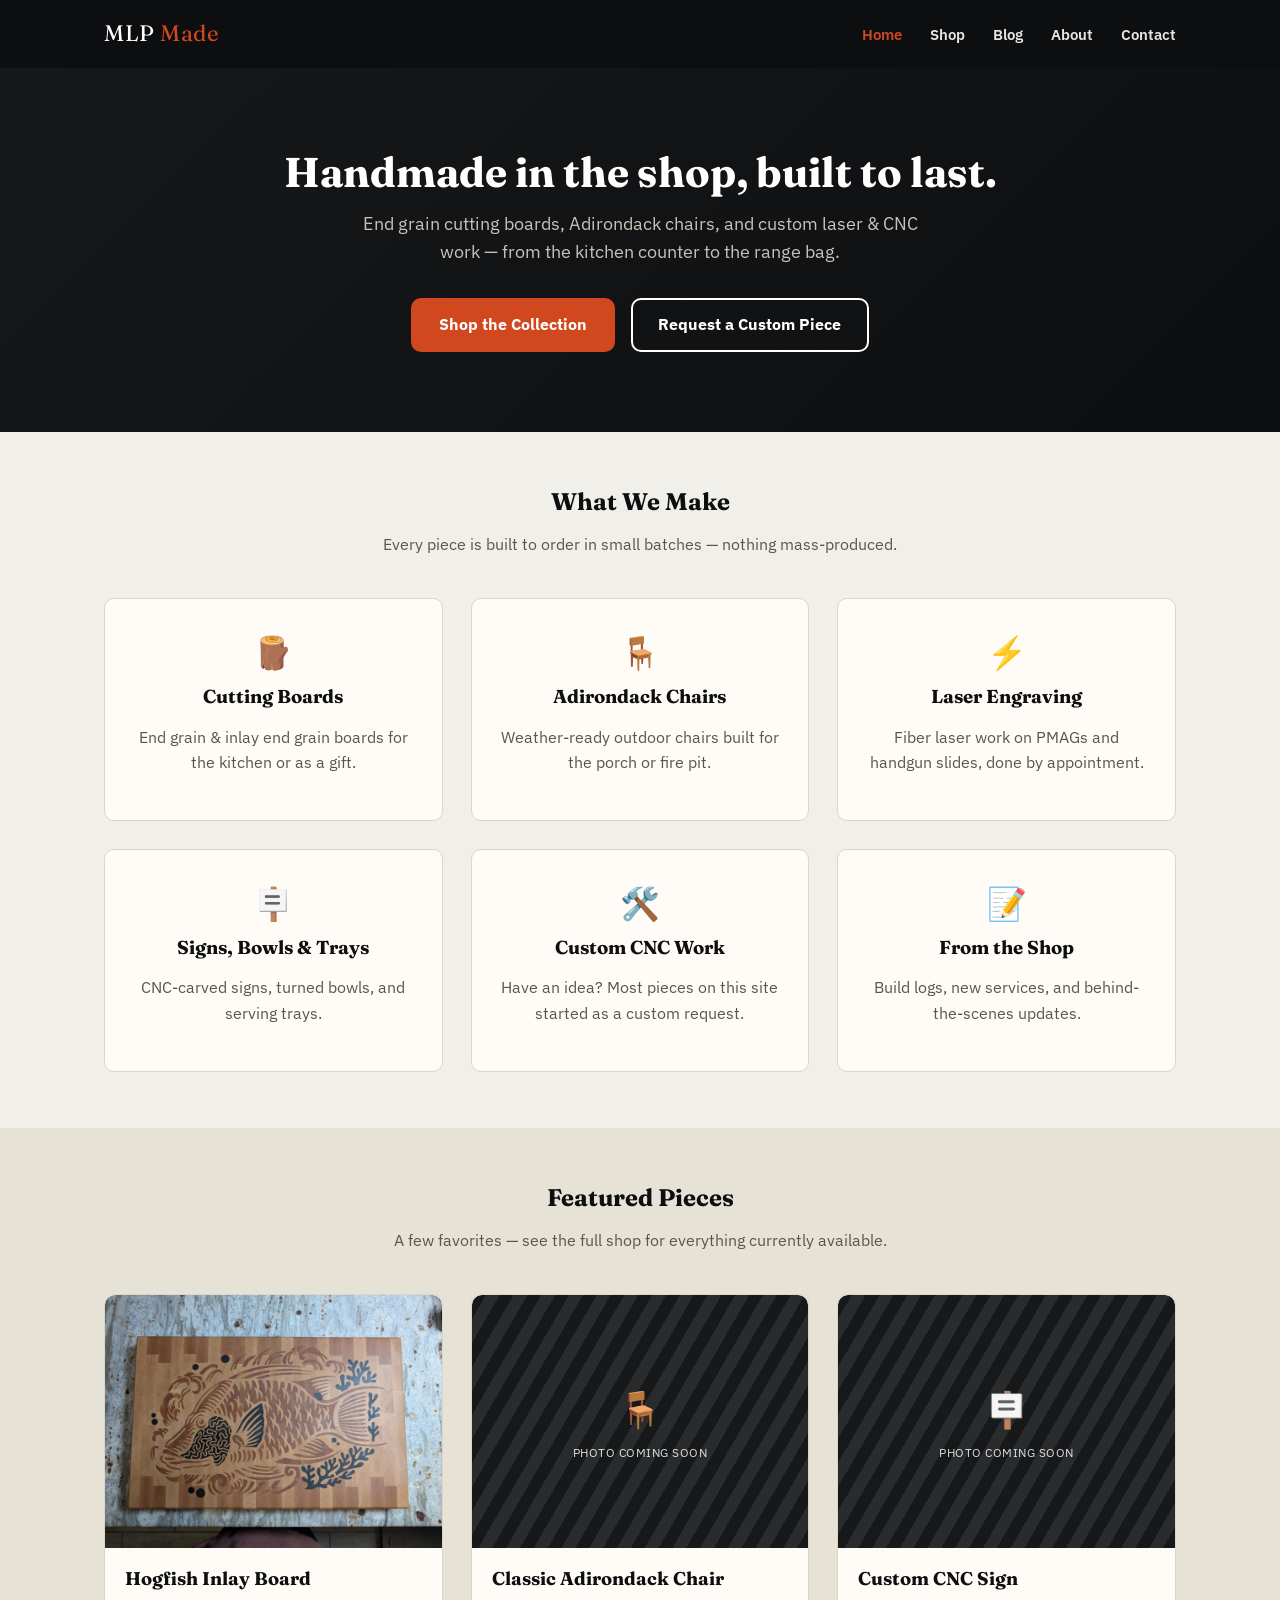
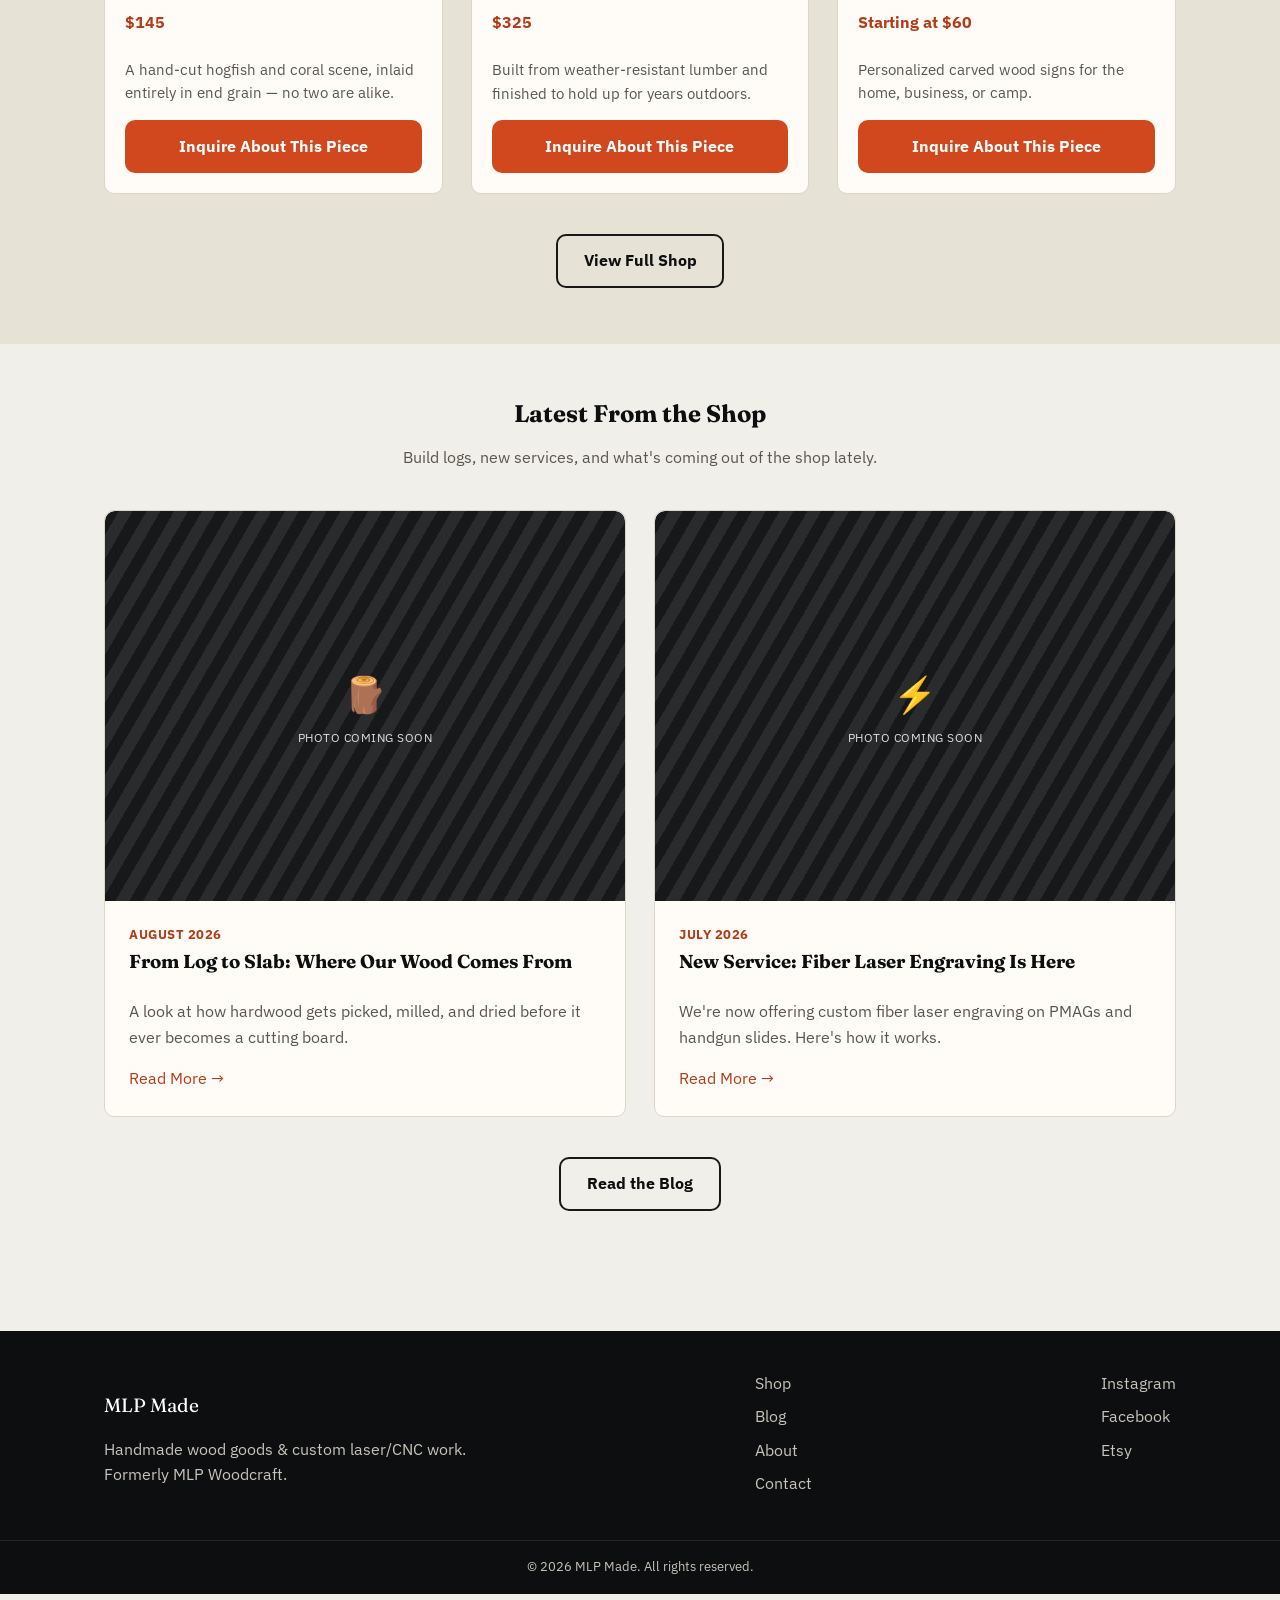
<file: index.html>
<!DOCTYPE html>
<html lang="en">
<head>
  <meta charset="UTF-8">
  <meta name="viewport" content="width=device-width, initial-scale=1.0">
  <title>MLP Made — Handmade Wood, Laser &amp; CNC Goods</title>
  <meta name="description" content="MLP Made makes end grain cutting boards, Adirondack chairs, custom laser engraving, and CNC signs, bowls &amp; trays — built to order.">
  <link rel="preconnect" href="https://fonts.googleapis.com">
  <link href="https://fonts.googleapis.com/css2?family=Fraunces:opsz,wght@9..144,600;9..144,700&family=IBM+Plex+Sans:wght@400;500;600;700&display=swap" rel="stylesheet">
  <link rel="stylesheet" href="css/style.css">
</head>
<body>

  <header class="site-header">
    <div class="container header-inner">
      <a href="index.html" class="logo">MLP <span>Made</span></a>
      <nav class="site-nav" id="site-nav">
        <a href="index.html" class="active">Home</a>
        <a href="shop.html">Shop</a>
        <a href="blog.html">Blog</a>
        <a href="about.html">About</a>
        <a href="contact.html">Contact</a>
      </nav>
      <button class="nav-toggle" id="nav-toggle" aria-label="Toggle menu" aria-expanded="false">
        <span></span><span></span><span></span>
      </button>
    </div>
  </header>

  <section class="hero">
    <div class="container">
      <h1>Handmade in the shop, built to last.</h1>
      <p>End grain cutting boards, Adirondack chairs, and custom laser &amp; CNC work — from the kitchen counter to the range bag.</p>
      <div class="btn-row">
        <a href="shop.html" class="btn btn-primary">Shop the Collection</a>
        <a href="contact.html" class="btn btn-secondary" style="background:transparent;border-color:#fff;color:#fff;">Request a Custom Piece</a>
      </div>
    </div>
  </section>

  <section>
    <div class="container">
      <div class="section-heading">
        <h2>What We Make</h2>
        <p>Every piece is built to order in small batches — nothing mass-produced.</p>
      </div>
      <div class="grid-3">
        <a href="shop.html#cutting-boards" class="feature-card">
          <div class="icon">🪵</div>
          <h3>Cutting Boards</h3>
          <p>End grain &amp; inlay end grain boards for the kitchen or as a gift.</p>
        </a>
        <a href="shop.html#adirondack-chairs" class="feature-card">
          <div class="icon">🪑</div>
          <h3>Adirondack Chairs</h3>
          <p>Weather-ready outdoor chairs built for the porch or fire pit.</p>
        </a>
        <a href="shop.html#laser-engraving" class="feature-card">
          <div class="icon">⚡</div>
          <h3>Laser Engraving</h3>
          <p>Fiber laser work on PMAGs and handgun slides, done by appointment.</p>
        </a>
        <a href="shop.html#signs-bowls-trays" class="feature-card">
          <div class="icon">🪧</div>
          <h3>Signs, Bowls &amp; Trays</h3>
          <p>CNC-carved signs, turned bowls, and serving trays.</p>
        </a>
        <a href="about.html" class="feature-card">
          <div class="icon">🛠️</div>
          <h3>Custom CNC Work</h3>
          <p>Have an idea? Most pieces on this site started as a custom request.</p>
        </a>
        <a href="blog.html" class="feature-card">
          <div class="icon">📝</div>
          <h3>From the Shop</h3>
          <p>Build logs, new services, and behind-the-scenes updates.</p>
        </a>
      </div>
    </div>
  </section>

  <section style="background:var(--color-bg-alt);">
    <div class="container">
      <div class="section-heading">
        <h2>Featured Pieces</h2>
        <p>A few favorites — see the full shop for everything currently available.</p>
      </div>
      <div class="product-grid">
        <div class="product-card">
          <img src="images/hogfish-inlay-board.jpg" alt="End grain cutting board with a hogfish and coral scene inlaid in dark and light wood" class="thumb" style="aspect-ratio:4/3;object-fit:cover;border-radius:var(--radius) var(--radius) 0 0;">
          <div class="product-body">
            <h3>Hogfish Inlay Board</h3>
            <p class="product-price">$145</p>
            <p class="desc">A hand-cut hogfish and coral scene, inlaid entirely in end grain — no two are alike.</p>
            <a href="contact.html?item=Hogfish%20Inlay%20Board" class="btn btn-primary btn-block">Inquire About This Piece</a>
          </div>
        </div>
        <div class="product-card">
          <div class="thumb"><span class="icon">🪑</span><span class="thumb-label">Photo coming soon</span></div>
          <div class="product-body">
            <h3>Classic Adirondack Chair</h3>
            <p class="product-price">$325</p>
            <p class="desc">Built from weather-resistant lumber and finished to hold up for years outdoors.</p>
            <a href="contact.html?item=Classic%20Adirondack%20Chair" class="btn btn-primary btn-block">Inquire About This Piece</a>
          </div>
        </div>
        <div class="product-card">
          <div class="thumb"><span class="icon">🪧</span><span class="thumb-label">Photo coming soon</span></div>
          <div class="product-body">
            <h3>Custom CNC Sign</h3>
            <p class="product-price">Starting at $60</p>
            <p class="desc">Personalized carved wood signs for the home, business, or camp.</p>
            <a href="contact.html?item=Custom%20CNC%20Sign" class="btn btn-primary btn-block">Inquire About This Piece</a>
          </div>
        </div>
      </div>
      <div style="text-align:center;margin-top:2.5rem;">
        <a href="shop.html" class="btn btn-secondary">View Full Shop</a>
      </div>
    </div>
  </section>

  <section>
    <div class="container">
      <div class="section-heading">
        <h2>Latest From the Shop</h2>
        <p>Build logs, new services, and what's coming out of the shop lately.</p>
      </div>
      <div class="post-grid">
        <article class="post-card">
          <div class="thumb"><span class="icon">🪵</span><span class="thumb-label">Photo coming soon</span></div>
          <div class="post-body">
            <span class="post-date">August 2026</span>
            <h3>From Log to Slab: Where Our Wood Comes From</h3>
            <p class="excerpt">A look at how hardwood gets picked, milled, and dried before it ever becomes a cutting board.</p>
            <a href="posts/from-log-to-slab.html">Read More →</a>
          </div>
        </article>
        <article class="post-card">
          <div class="thumb"><span class="icon">⚡</span><span class="thumb-label">Photo coming soon</span></div>
          <div class="post-body">
            <span class="post-date">July 2026</span>
            <h3>New Service: Fiber Laser Engraving Is Here</h3>
            <p class="excerpt">We're now offering custom fiber laser engraving on PMAGs and handgun slides. Here's how it works.</p>
            <a href="posts/laser-engraving-launch.html">Read More →</a>
          </div>
        </article>
      </div>
      <div style="text-align:center;margin-top:2.5rem;">
        <a href="blog.html" class="btn btn-secondary">Read the Blog</a>
      </div>
    </div>
  </section>

  <footer class="site-footer">
    <div class="container footer-inner">
      <div>
        <p class="footer-brand">MLP Made</p>
        <p>Handmade wood goods &amp; custom laser/CNC work.<br>Formerly MLP Woodcraft.</p>
      </div>
      <div class="footer-links">
        <a href="shop.html">Shop</a>
        <a href="blog.html">Blog</a>
        <a href="about.html">About</a>
        <a href="contact.html">Contact</a>
      </div>
      <div class="footer-social">
        <a href="#">Instagram</a>
        <a href="#">Facebook</a>
        <a href="#">Etsy</a>
      </div>
    </div>
    <p class="footer-copy">&copy; 2026 MLP Made. All rights reserved.</p>
  </footer>

  <script src="js/main.js"></script>
</body>
</html>
</file>
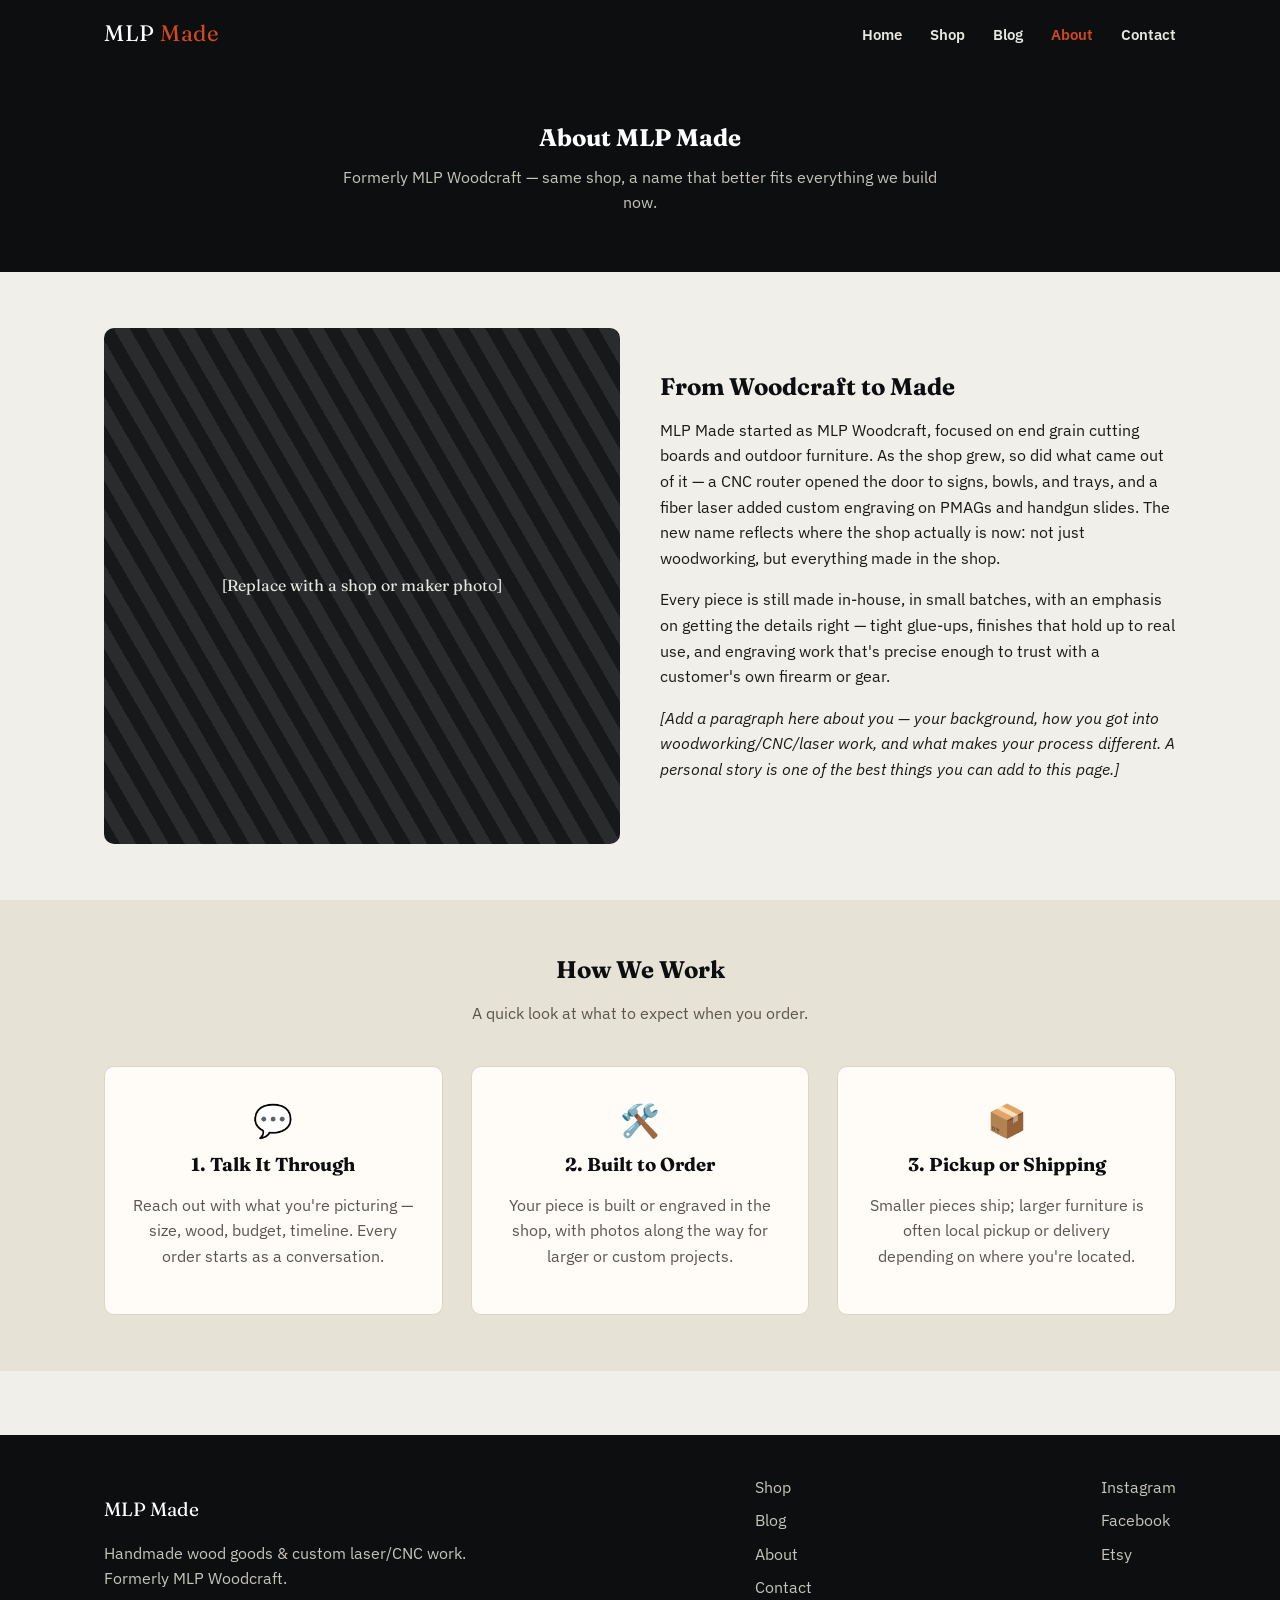
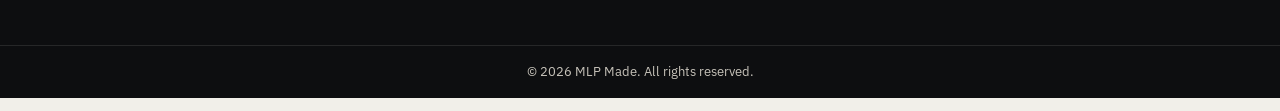
<file: about.html>
<!DOCTYPE html>
<html lang="en">
<head>
  <meta charset="UTF-8">
  <meta name="viewport" content="width=device-width, initial-scale=1.0">
  <title>About — MLP Made</title>
  <meta name="description" content="The story behind MLP Made, formerly MLP Woodcraft — handmade wood goods, laser engraving, and CNC work.">
  <link rel="preconnect" href="https://fonts.googleapis.com">
  <link href="https://fonts.googleapis.com/css2?family=Fraunces:opsz,wght@9..144,600;9..144,700&family=IBM+Plex+Sans:wght@400;500;600;700&display=swap" rel="stylesheet">
  <link rel="stylesheet" href="css/style.css">
</head>
<body>

  <header class="site-header">
    <div class="container header-inner">
      <a href="index.html" class="logo">MLP <span>Made</span></a>
      <nav class="site-nav" id="site-nav">
        <a href="index.html">Home</a>
        <a href="shop.html">Shop</a>
        <a href="blog.html">Blog</a>
        <a href="about.html" class="active">About</a>
        <a href="contact.html">Contact</a>
      </nav>
      <button class="nav-toggle" id="nav-toggle" aria-label="Toggle menu" aria-expanded="false">
        <span></span><span></span><span></span>
      </button>
    </div>
  </header>

  <section class="page-hero">
    <div class="container">
      <h1>About MLP Made</h1>
      <p>Formerly MLP Woodcraft — same shop, a name that better fits everything we build now.</p>
    </div>
  </section>

  <section>
    <div class="container about-grid">
      <div class="about-photo">[Replace with a shop or maker photo]</div>
      <div>
        <h2>From Woodcraft to Made</h2>
        <p>MLP Made started as MLP Woodcraft, focused on end grain cutting boards and outdoor furniture. As the shop grew, so did what came out of it — a CNC router opened the door to signs, bowls, and trays, and a fiber laser added custom engraving on PMAGs and handgun slides. The new name reflects where the shop actually is now: not just woodworking, but everything made in the shop.</p>
        <p>Every piece is still made in-house, in small batches, with an emphasis on getting the details right — tight glue-ups, finishes that hold up to real use, and engraving work that's precise enough to trust with a customer's own firearm or gear.</p>
        <p><em>[Add a paragraph here about you — your background, how you got into woodworking/CNC/laser work, and what makes your process different. A personal story is one of the best things you can add to this page.]</em></p>
      </div>
    </div>
  </section>

  <section style="background:var(--color-bg-alt);">
    <div class="container">
      <div class="section-heading">
        <h2>How We Work</h2>
        <p>A quick look at what to expect when you order.</p>
      </div>
      <div class="grid-3">
        <div class="feature-card">
          <div class="icon">💬</div>
          <h3>1. Talk It Through</h3>
          <p>Reach out with what you're picturing — size, wood, budget, timeline. Every order starts as a conversation.</p>
        </div>
        <div class="feature-card">
          <div class="icon">🛠️</div>
          <h3>2. Built to Order</h3>
          <p>Your piece is built or engraved in the shop, with photos along the way for larger or custom projects.</p>
        </div>
        <div class="feature-card">
          <div class="icon">📦</div>
          <h3>3. Pickup or Shipping</h3>
          <p>Smaller pieces ship; larger furniture is often local pickup or delivery depending on where you're located.</p>
        </div>
      </div>
    </div>
  </section>

  <footer class="site-footer">
    <div class="container footer-inner">
      <div>
        <p class="footer-brand">MLP Made</p>
        <p>Handmade wood goods &amp; custom laser/CNC work.<br>Formerly MLP Woodcraft.</p>
      </div>
      <div class="footer-links">
        <a href="shop.html">Shop</a>
        <a href="blog.html">Blog</a>
        <a href="about.html">About</a>
        <a href="contact.html">Contact</a>
      </div>
      <div class="footer-social">
        <a href="#">Instagram</a>
        <a href="#">Facebook</a>
        <a href="#">Etsy</a>
      </div>
    </div>
    <p class="footer-copy">&copy; 2026 MLP Made. All rights reserved.</p>
  </footer>

  <script src="js/main.js"></script>
</body>
</html>
</file>
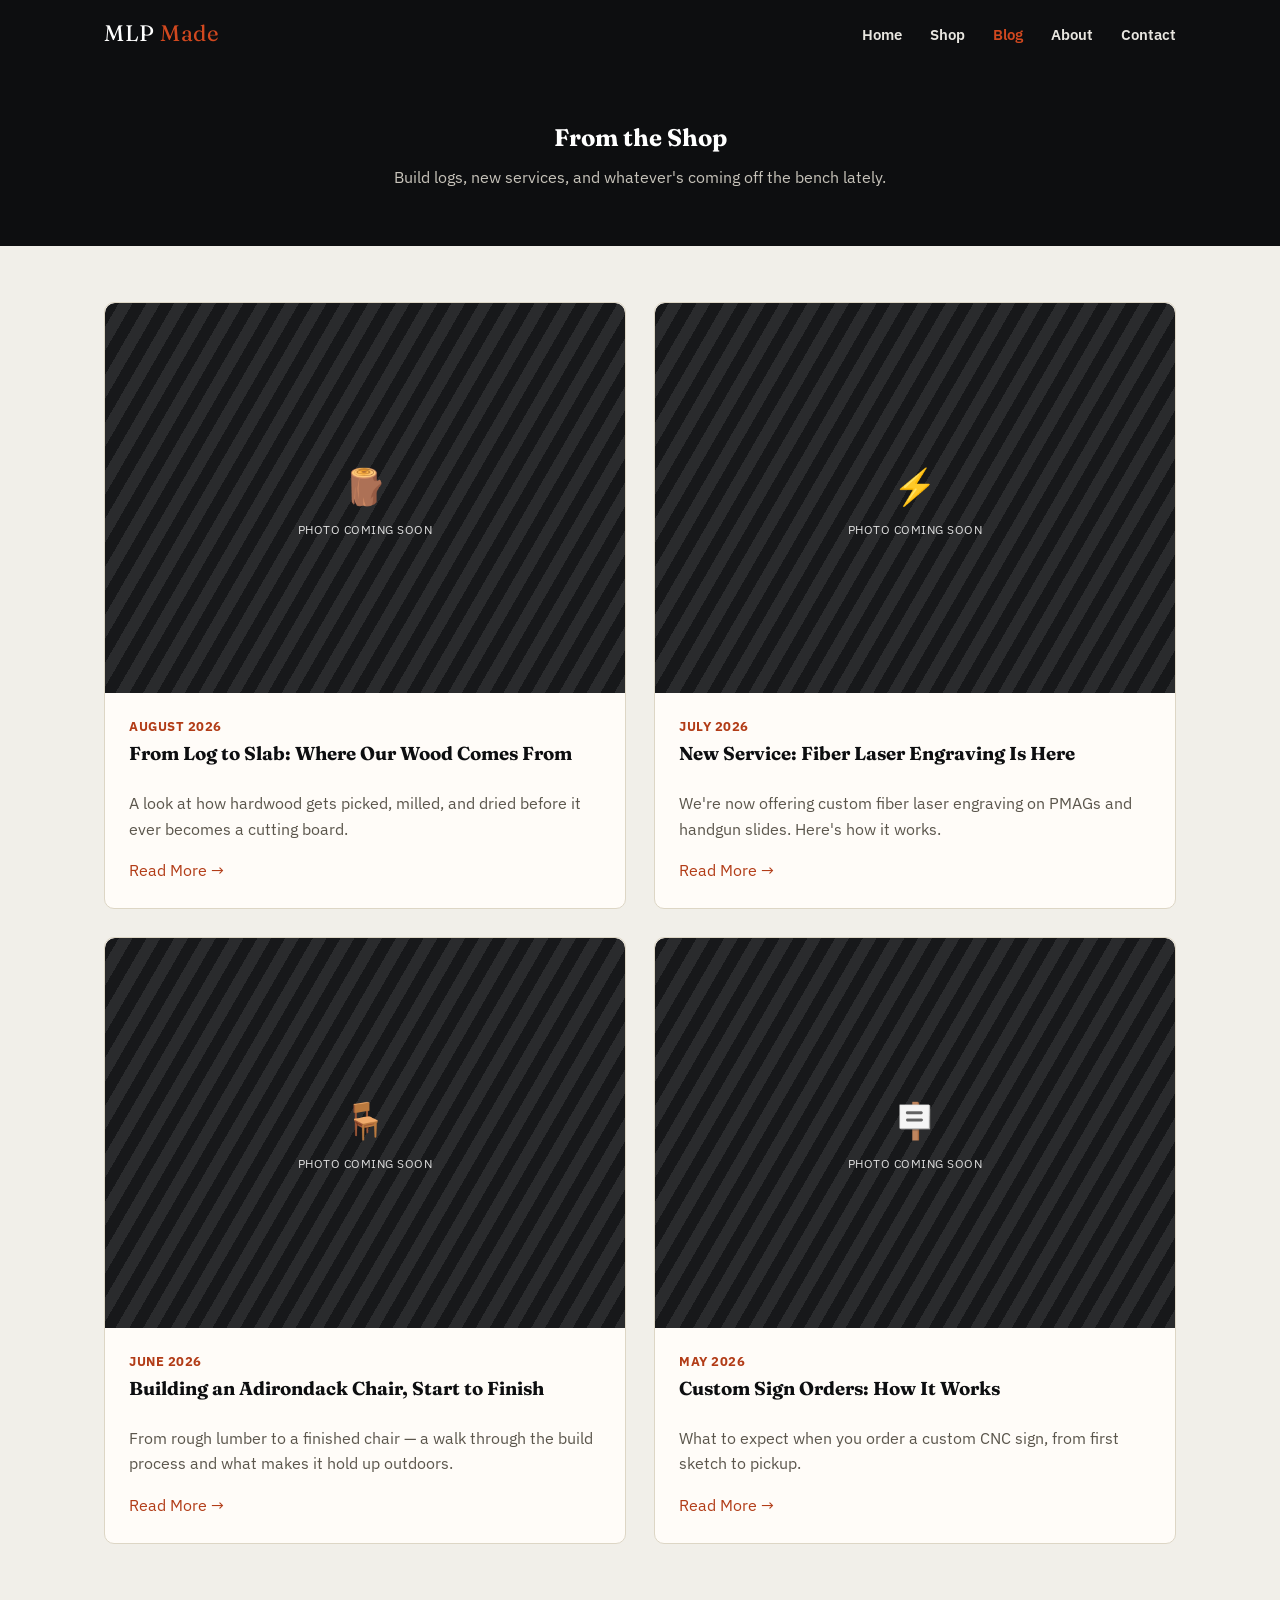
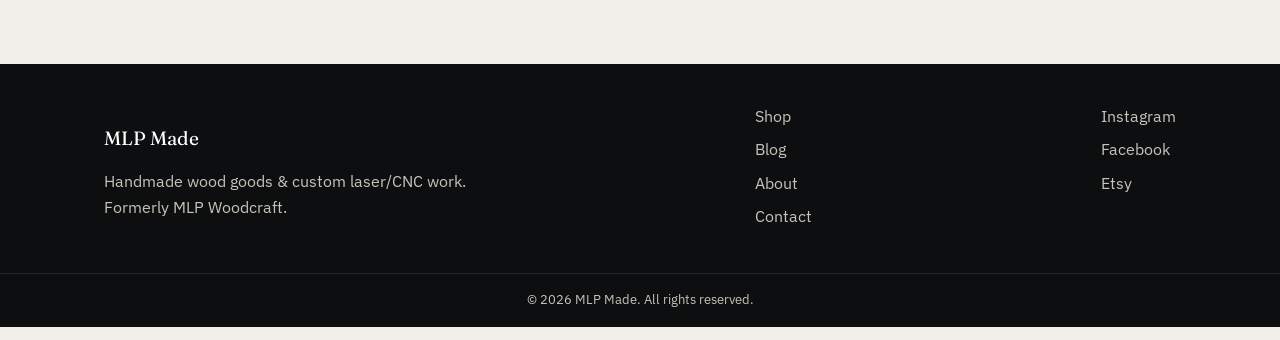
<file: blog.html>
<!DOCTYPE html>
<html lang="en">
<head>
  <meta charset="UTF-8">
  <meta name="viewport" content="width=device-width, initial-scale=1.0">
  <title>Blog — MLP Made</title>
  <meta name="description" content="Build logs, new services, and behind-the-scenes updates from the MLP Made shop.">
  <link rel="preconnect" href="https://fonts.googleapis.com">
  <link href="https://fonts.googleapis.com/css2?family=Fraunces:opsz,wght@9..144,600;9..144,700&family=IBM+Plex+Sans:wght@400;500;600;700&display=swap" rel="stylesheet">
  <link rel="stylesheet" href="css/style.css">
</head>
<body>

  <header class="site-header">
    <div class="container header-inner">
      <a href="index.html" class="logo">MLP <span>Made</span></a>
      <nav class="site-nav" id="site-nav">
        <a href="index.html">Home</a>
        <a href="shop.html">Shop</a>
        <a href="blog.html" class="active">Blog</a>
        <a href="about.html">About</a>
        <a href="contact.html">Contact</a>
      </nav>
      <button class="nav-toggle" id="nav-toggle" aria-label="Toggle menu" aria-expanded="false">
        <span></span><span></span><span></span>
      </button>
    </div>
  </header>

  <section class="page-hero">
    <div class="container">
      <h1>From the Shop</h1>
      <p>Build logs, new services, and whatever's coming off the bench lately.</p>
    </div>
  </section>

  <section>
    <div class="container">
      <!-- To add a post: copy a post-card block below, plus create a new file in /posts/ -->
      <div class="post-grid">

        <article class="post-card">
          <div class="thumb"><span class="icon">🪵</span><span class="thumb-label">Photo coming soon</span></div>
          <div class="post-body">
            <span class="post-date">August 2026</span>
            <h3>From Log to Slab: Where Our Wood Comes From</h3>
            <p class="excerpt">A look at how hardwood gets picked, milled, and dried before it ever becomes a cutting board.</p>
            <a href="posts/from-log-to-slab.html">Read More →</a>
          </div>
        </article>

        <article class="post-card">
          <div class="thumb"><span class="icon">⚡</span><span class="thumb-label">Photo coming soon</span></div>
          <div class="post-body">
            <span class="post-date">July 2026</span>
            <h3>New Service: Fiber Laser Engraving Is Here</h3>
            <p class="excerpt">We're now offering custom fiber laser engraving on PMAGs and handgun slides. Here's how it works.</p>
            <a href="posts/laser-engraving-launch.html">Read More →</a>
          </div>
        </article>

        <article class="post-card">
          <div class="thumb"><span class="icon">🪑</span><span class="thumb-label">Photo coming soon</span></div>
          <div class="post-body">
            <span class="post-date">June 2026</span>
            <h3>Building an Adirondack Chair, Start to Finish</h3>
            <p class="excerpt">From rough lumber to a finished chair — a walk through the build process and what makes it hold up outdoors.</p>
            <a href="posts/building-adirondack-chair.html">Read More →</a>
          </div>
        </article>

        <article class="post-card">
          <div class="thumb"><span class="icon">🪧</span><span class="thumb-label">Photo coming soon</span></div>
          <div class="post-body">
            <span class="post-date">May 2026</span>
            <h3>Custom Sign Orders: How It Works</h3>
            <p class="excerpt">What to expect when you order a custom CNC sign, from first sketch to pickup.</p>
            <a href="posts/custom-sign-orders.html">Read More →</a>
          </div>
        </article>

      </div>
    </div>
  </section>

  <footer class="site-footer">
    <div class="container footer-inner">
      <div>
        <p class="footer-brand">MLP Made</p>
        <p>Handmade wood goods &amp; custom laser/CNC work.<br>Formerly MLP Woodcraft.</p>
      </div>
      <div class="footer-links">
        <a href="shop.html">Shop</a>
        <a href="blog.html">Blog</a>
        <a href="about.html">About</a>
        <a href="contact.html">Contact</a>
      </div>
      <div class="footer-social">
        <a href="#">Instagram</a>
        <a href="#">Facebook</a>
        <a href="#">Etsy</a>
      </div>
    </div>
    <p class="footer-copy">&copy; 2026 MLP Made. All rights reserved.</p>
  </footer>

  <script src="js/main.js"></script>
</body>
</html>
</file>
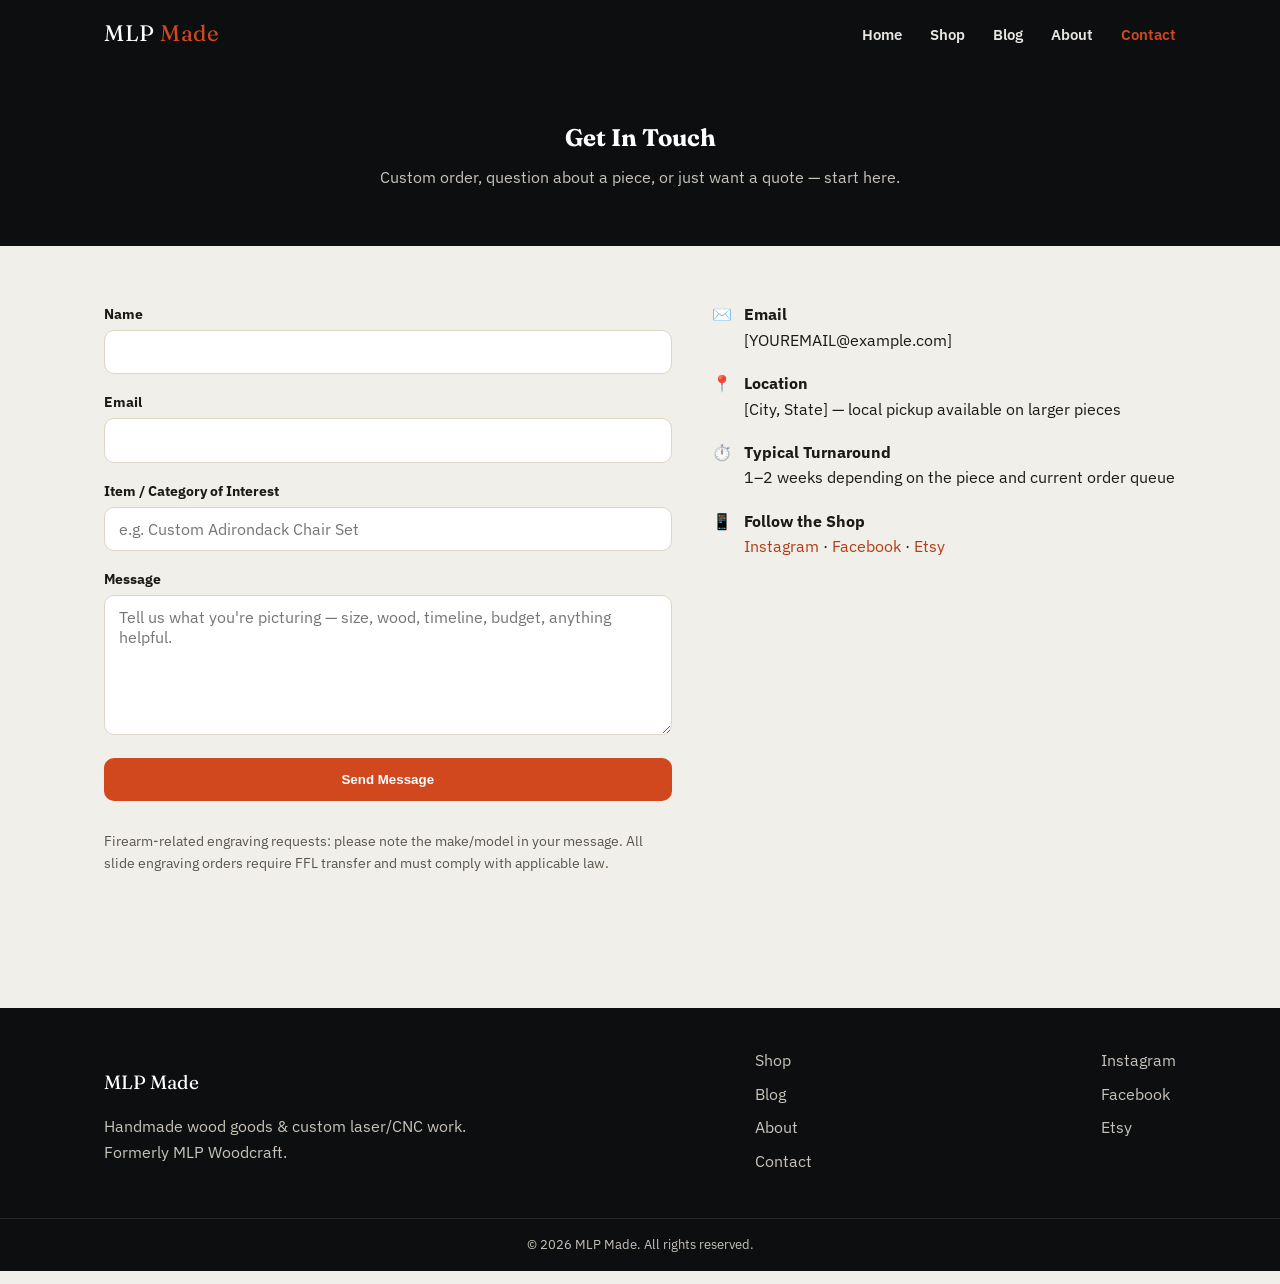
<file: contact.html>
<!DOCTYPE html>
<html lang="en">
<head>
  <meta charset="UTF-8">
  <meta name="viewport" content="width=device-width, initial-scale=1.0">
  <title>Contact — MLP Made</title>
  <meta name="description" content="Get in touch with MLP Made for custom orders, quotes, and questions.">
  <link rel="preconnect" href="https://fonts.googleapis.com">
  <link href="https://fonts.googleapis.com/css2?family=Fraunces:opsz,wght@9..144,600;9..144,700&family=IBM+Plex+Sans:wght@400;500;600;700&display=swap" rel="stylesheet">
  <link rel="stylesheet" href="css/style.css">
</head>
<body>

  <header class="site-header">
    <div class="container header-inner">
      <a href="index.html" class="logo">MLP <span>Made</span></a>
      <nav class="site-nav" id="site-nav">
        <a href="index.html">Home</a>
        <a href="shop.html">Shop</a>
        <a href="blog.html">Blog</a>
        <a href="about.html">About</a>
        <a href="contact.html" class="active">Contact</a>
      </nav>
      <button class="nav-toggle" id="nav-toggle" aria-label="Toggle menu" aria-expanded="false">
        <span></span><span></span><span></span>
      </button>
    </div>
  </header>

  <section class="page-hero">
    <div class="container">
      <h1>Get In Touch</h1>
      <p>Custom order, question about a piece, or just want a quote — start here.</p>
    </div>
  </section>

  <section>
    <div class="container contact-grid">
      <div>
        <!--
          This is a static site with no backend, so this form hands off to
          your email app via a mailto: link (opens with the fields already
          filled in). Replace YOUREMAIL@example.com below with your real
          address. If you'd rather have submissions land straight in an
          inbox without opening an email client, swap the form's action for
          a service like Formspree (https://formspree.io) — or don't worry
          about it at all once this moves to Shopify/Square, since both
          platforms come with their own contact/checkout forms built in.
        -->
        <form id="contact-form" action="mailto:YOUREMAIL@example.com" method="GET" enctype="text/plain">
          <div>
            <label for="name">Name</label>
            <input type="text" id="name" name="Name" required>
          </div>
          <div>
            <label for="email">Email</label>
            <input type="email" id="email" name="Reply-To" required>
          </div>
          <div>
            <label for="item-interest">Item / Category of Interest</label>
            <input type="text" id="item-interest" name="Item of interest" placeholder="e.g. Custom Adirondack Chair Set">
          </div>
          <div>
            <label for="message">Message</label>
            <textarea id="message" name="body" placeholder="Tell us what you're picturing — size, wood, timeline, budget, anything helpful." required></textarea>
          </div>
          <button type="submit" class="btn btn-primary">Send Message</button>
          <p class="form-note">Firearm-related engraving requests: please note the make/model in your message. All slide engraving orders require FFL transfer and must comply with applicable law.</p>
        </form>
        <div id="form-success">Thanks! Your email app should have opened with your message ready to send — just hit send there to finish.</div>
      </div>

      <div class="contact-details">
        <div class="icon-row">
          <span class="icon">✉️</span>
          <div><strong>Email</strong><br>[YOUREMAIL@example.com]</div>
        </div>
        <div class="icon-row">
          <span class="icon">📍</span>
          <div><strong>Location</strong><br>[City, State] — local pickup available on larger pieces</div>
        </div>
        <div class="icon-row">
          <span class="icon">⏱️</span>
          <div><strong>Typical Turnaround</strong><br>1–2 weeks depending on the piece and current order queue</div>
        </div>
        <div class="icon-row">
          <span class="icon">📱</span>
          <div><strong>Follow the Shop</strong><br><a href="#">Instagram</a> · <a href="#">Facebook</a> · <a href="#">Etsy</a></div>
        </div>
      </div>
    </div>
  </section>

  <footer class="site-footer">
    <div class="container footer-inner">
      <div>
        <p class="footer-brand">MLP Made</p>
        <p>Handmade wood goods &amp; custom laser/CNC work.<br>Formerly MLP Woodcraft.</p>
      </div>
      <div class="footer-links">
        <a href="shop.html">Shop</a>
        <a href="blog.html">Blog</a>
        <a href="about.html">About</a>
        <a href="contact.html">Contact</a>
      </div>
      <div class="footer-social">
        <a href="#">Instagram</a>
        <a href="#">Facebook</a>
        <a href="#">Etsy</a>
      </div>
    </div>
    <p class="footer-copy">&copy; 2026 MLP Made. All rights reserved.</p>
  </footer>

  <script src="js/main.js"></script>
</body>
</html>
</file>
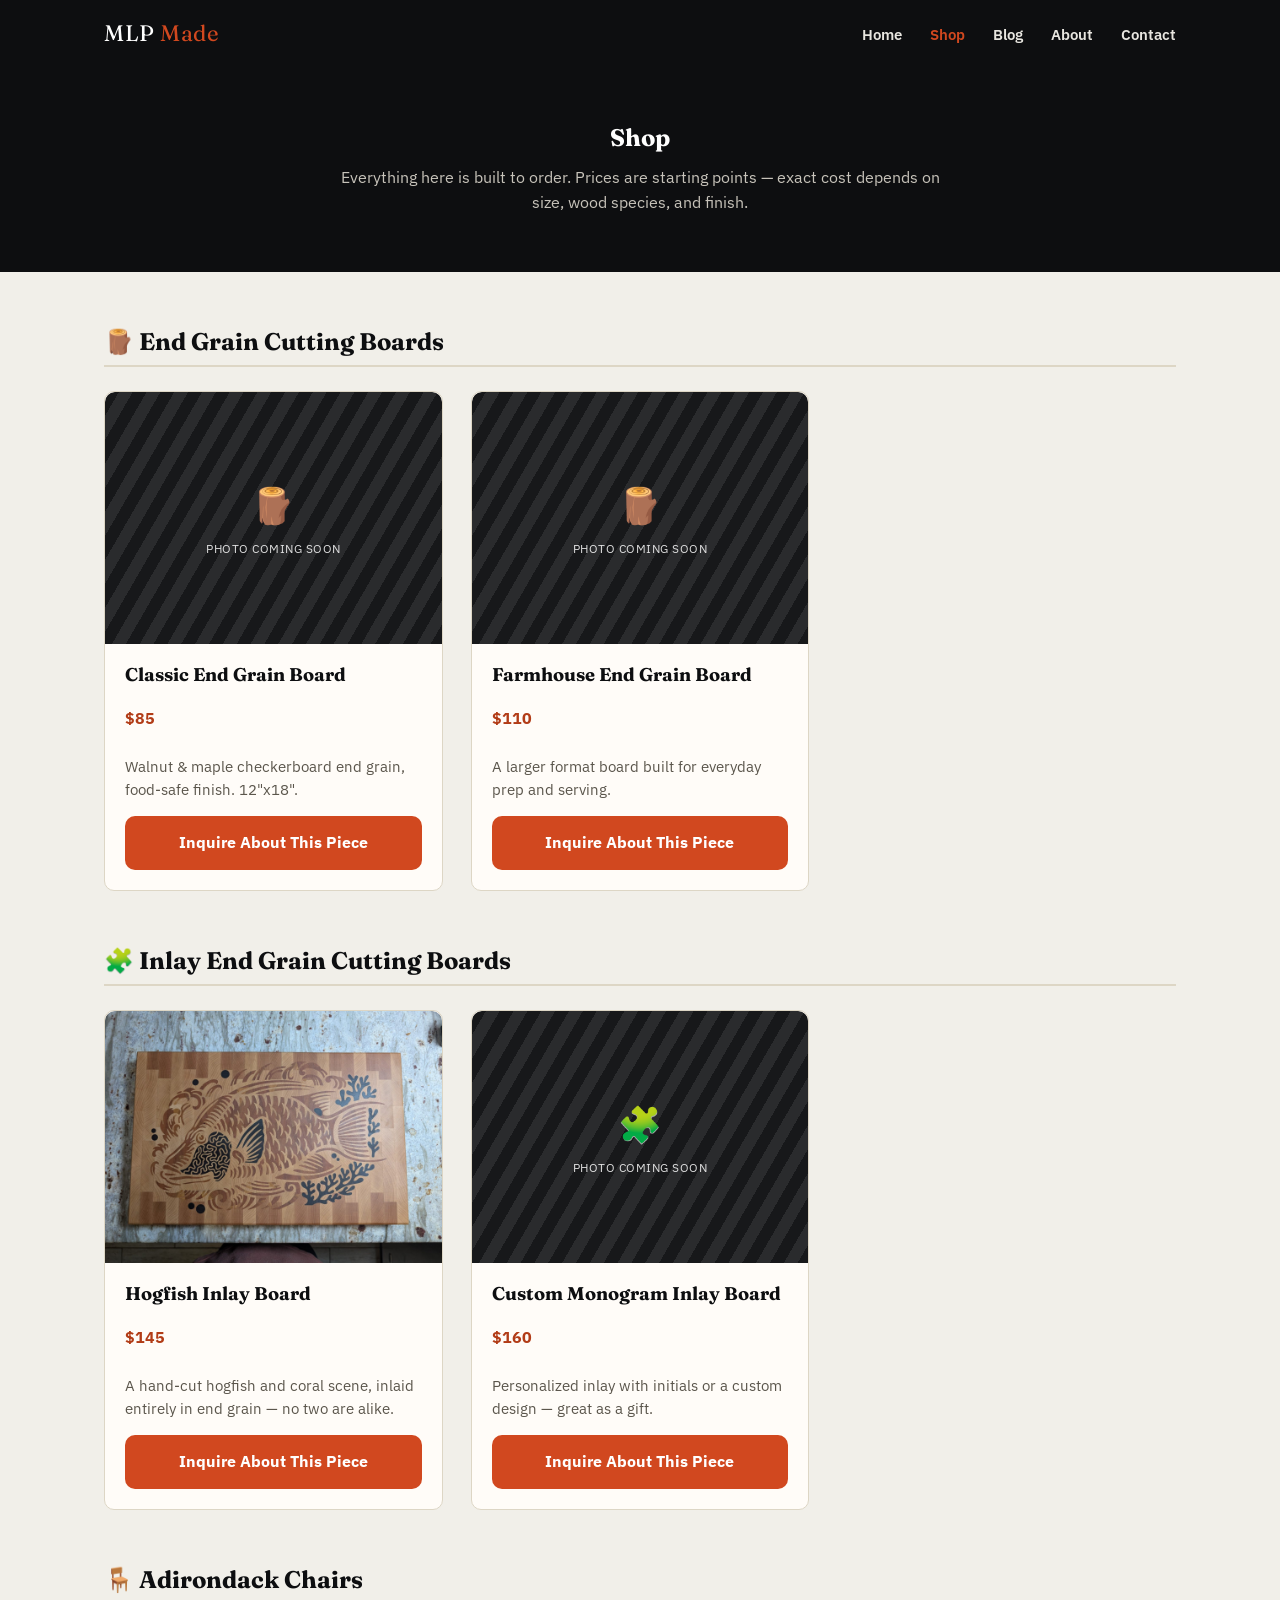
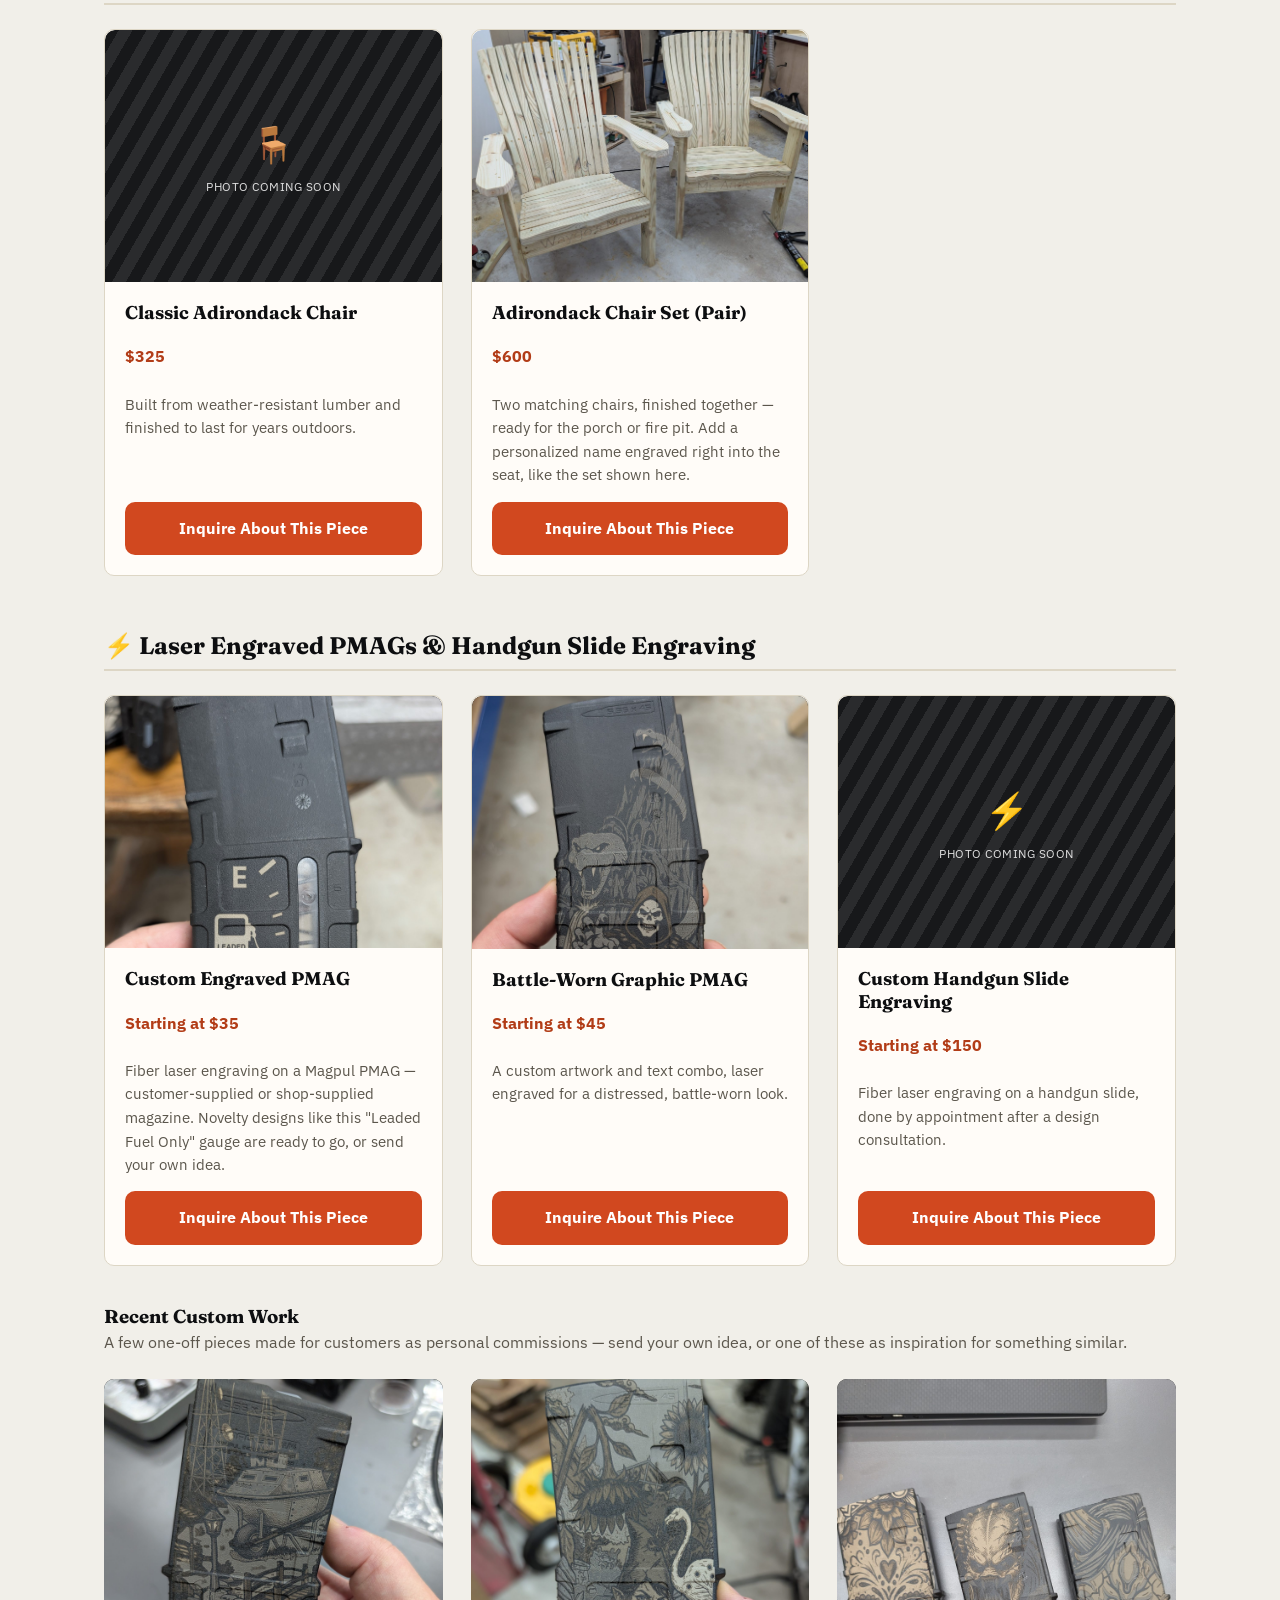
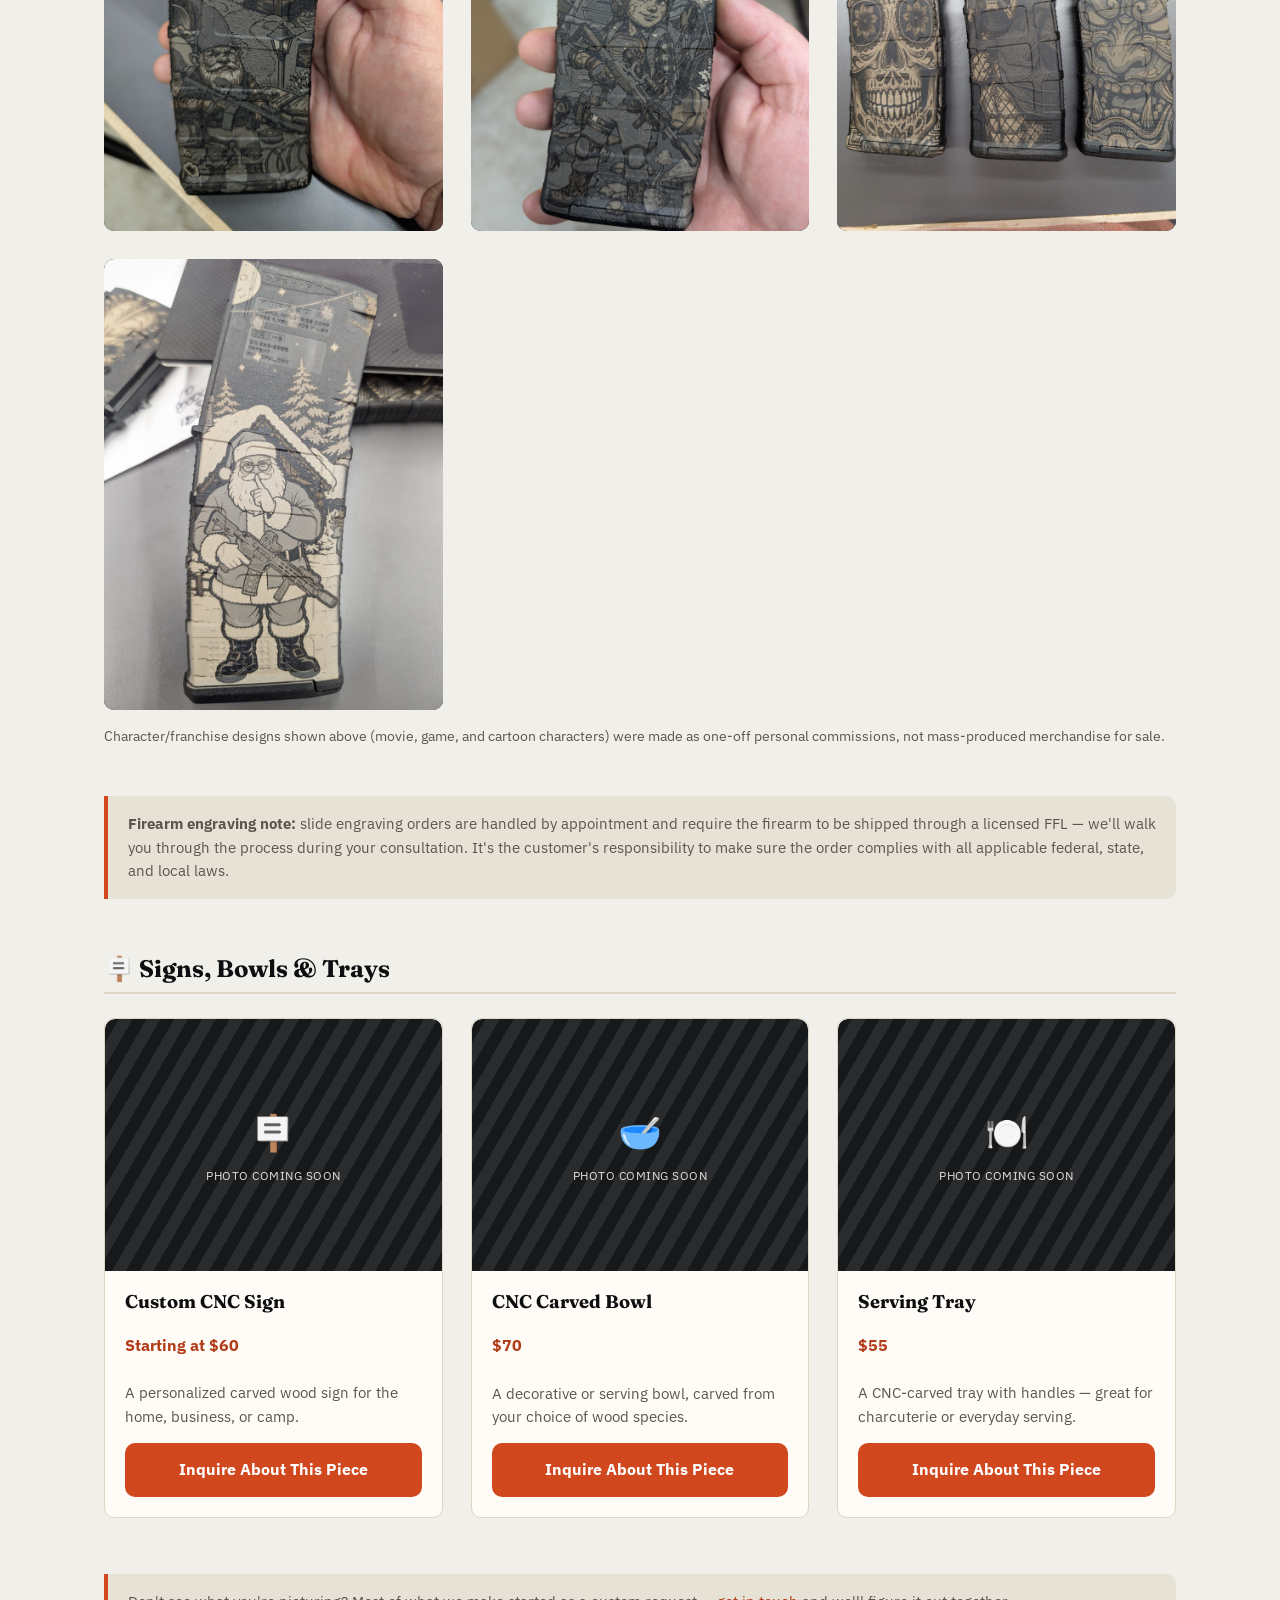
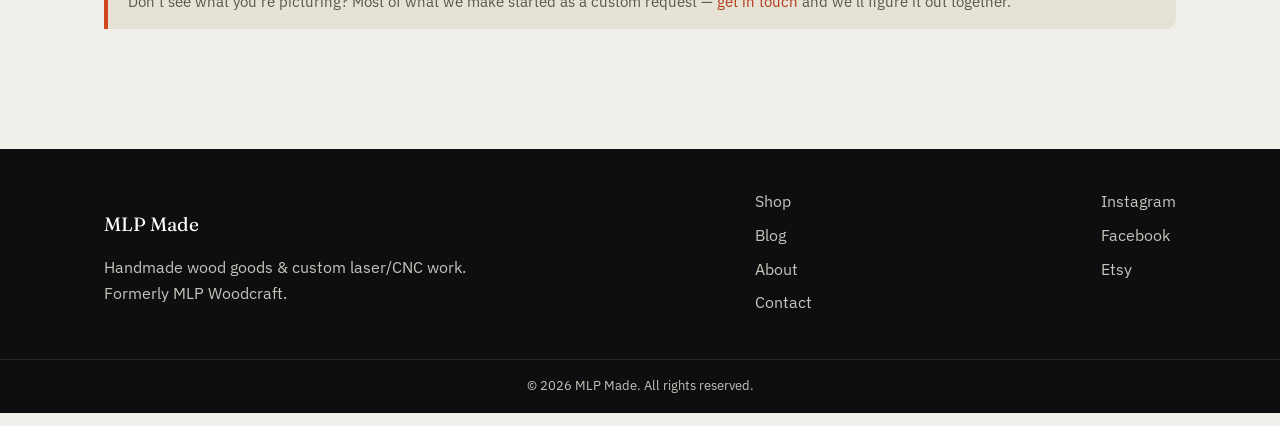
<file: shop.html>
<!DOCTYPE html>
<html lang="en">
<head>
  <meta charset="UTF-8">
  <meta name="viewport" content="width=device-width, initial-scale=1.0">
  <title>Shop — MLP Made</title>
  <meta name="description" content="Shop end grain cutting boards, Adirondack chairs, laser engraved PMAGs, handgun slide engraving, and CNC signs, bowls &amp; trays from MLP Made.">
  <link rel="preconnect" href="https://fonts.googleapis.com">
  <link href="https://fonts.googleapis.com/css2?family=Fraunces:opsz,wght@9..144,600;9..144,700&family=IBM+Plex+Sans:wght@400;500;600;700&display=swap" rel="stylesheet">
  <link rel="stylesheet" href="css/style.css">
</head>
<body>

  <header class="site-header">
    <div class="container header-inner">
      <a href="index.html" class="logo">MLP <span>Made</span></a>
      <nav class="site-nav" id="site-nav">
        <a href="index.html">Home</a>
        <a href="shop.html" class="active">Shop</a>
        <a href="blog.html">Blog</a>
        <a href="about.html">About</a>
        <a href="contact.html">Contact</a>
      </nav>
      <button class="nav-toggle" id="nav-toggle" aria-label="Toggle menu" aria-expanded="false">
        <span></span><span></span><span></span>
      </button>
    </div>
  </header>

  <section class="page-hero">
    <div class="container">
      <h1>Shop</h1>
      <p>Everything here is built to order. Prices are starting points — exact cost depends on size, wood species, and finish.</p>
    </div>
  </section>

  <section>
    <div class="container">

      <!-- ===== Category: Cutting Boards ===== -->
      <!-- To add a product: copy one .product-card block and edit the text. -->
      <div class="category-block" id="cutting-boards">
        <h2>🪵 End Grain Cutting Boards</h2>
        <div class="product-grid">
          <div class="product-card">
            <div class="thumb"><span class="icon">🪵</span><span class="thumb-label">Photo coming soon</span></div>
            <div class="product-body">
              <h3>Classic End Grain Board</h3>
              <p class="product-price">$85</p>
              <p class="desc">Walnut &amp; maple checkerboard end grain, food-safe finish. 12"x18".</p>
              <a href="contact.html?item=Classic%20End%20Grain%20Board" class="btn btn-primary btn-block">Inquire About This Piece</a>
            </div>
          </div>
          <div class="product-card">
            <div class="thumb"><span class="icon">🪵</span><span class="thumb-label">Photo coming soon</span></div>
            <div class="product-body">
              <h3>Farmhouse End Grain Board</h3>
              <p class="product-price">$110</p>
              <p class="desc">A larger format board built for everyday prep and serving.</p>
              <a href="contact.html?item=Farmhouse%20End%20Grain%20Board" class="btn btn-primary btn-block">Inquire About This Piece</a>
            </div>
          </div>
        </div>
      </div>

      <!-- ===== Category: Inlay Cutting Boards ===== -->
      <div class="category-block" id="inlay-boards">
        <h2>🧩 Inlay End Grain Cutting Boards</h2>
        <div class="product-grid">
          <div class="product-card">
            <img src="images/hogfish-inlay-board.jpg" alt="End grain cutting board with a hogfish and coral scene inlaid in dark and light wood" class="thumb" style="aspect-ratio:4/3;object-fit:cover;border-radius:var(--radius) var(--radius) 0 0;">
            <div class="product-body">
              <h3>Hogfish Inlay Board</h3>
              <p class="product-price">$145</p>
              <p class="desc">A hand-cut hogfish and coral scene, inlaid entirely in end grain — no two are alike.</p>
              <a href="contact.html?item=Hogfish%20Inlay%20Board" class="btn btn-primary btn-block">Inquire About This Piece</a>
            </div>
          </div>
          <div class="product-card">
            <div class="thumb"><span class="icon">🧩</span><span class="thumb-label">Photo coming soon</span></div>
            <div class="product-body">
              <h3>Custom Monogram Inlay Board</h3>
              <p class="product-price">$160</p>
              <p class="desc">Personalized inlay with initials or a custom design — great as a gift.</p>
              <a href="contact.html?item=Custom%20Monogram%20Inlay%20Board" class="btn btn-primary btn-block">Inquire About This Piece</a>
            </div>
          </div>
        </div>
      </div>

      <!-- ===== Category: Adirondack Chairs ===== -->
      <div class="category-block" id="adirondack-chairs">
        <h2>🪑 Adirondack Chairs</h2>
        <div class="product-grid">
          <div class="product-card">
            <div class="thumb"><span class="icon">🪑</span><span class="thumb-label">Photo coming soon</span></div>
            <div class="product-body">
              <h3>Classic Adirondack Chair</h3>
              <p class="product-price">$325</p>
              <p class="desc">Built from weather-resistant lumber and finished to last for years outdoors.</p>
              <a href="contact.html?item=Classic%20Adirondack%20Chair" class="btn btn-primary btn-block">Inquire About This Piece</a>
            </div>
          </div>
          <div class="product-card">
            <img src="images/adirondack-chair-pair.jpg" alt="Pair of unfinished pine Adirondack chairs with personalized names engraved into the seats" class="thumb" style="aspect-ratio:4/3;object-fit:cover;border-radius:var(--radius) var(--radius) 0 0;">
            <div class="product-body">
              <h3>Adirondack Chair Set (Pair)</h3>
              <p class="product-price">$600</p>
              <p class="desc">Two matching chairs, finished together — ready for the porch or fire pit. Add a personalized name engraved right into the seat, like the set shown here.</p>
              <a href="contact.html?item=Adirondack%20Chair%20Set%20(Pair)" class="btn btn-primary btn-block">Inquire About This Piece</a>
            </div>
          </div>
        </div>
      </div>

      <!-- ===== Category: Laser Engraving ===== -->
      <div class="category-block" id="laser-engraving">
        <h2>⚡ Laser Engraved PMAGs &amp; Handgun Slide Engraving</h2>
        <div class="product-grid">
          <div class="product-card">
            <img src="images/pmag-fuel-gauge.jpg" alt="PMAG magazine laser engraved with a car fuel gauge design reading Leaded Fuel Only" class="thumb" style="aspect-ratio:4/3;object-fit:cover;object-position:top;border-radius:var(--radius) var(--radius) 0 0;">
            <div class="product-body">
              <h3>Custom Engraved PMAG</h3>
              <p class="product-price">Starting at $35</p>
              <p class="desc">Fiber laser engraving on a Magpul PMAG — customer-supplied or shop-supplied magazine. Novelty designs like this "Leaded Fuel Only" gauge are ready to go, or send your own idea.</p>
              <a href="contact.html?item=Custom%20Engraved%20PMAG" class="btn btn-primary btn-block">Inquire About This Piece</a>
            </div>
          </div>
          <div class="product-card">
            <img src="images/pmag-grim-reaper.jpg" alt="PMAG magazine laser engraved with a hooded grim reaper and snake scene" class="thumb" style="aspect-ratio:4/3;object-fit:cover;object-position:top;border-radius:var(--radius) var(--radius) 0 0;">
            <div class="product-body">
              <h3>Battle-Worn Graphic PMAG</h3>
              <p class="product-price">Starting at $45</p>
              <p class="desc">A custom artwork and text combo, laser engraved for a distressed, battle-worn look.</p>
              <a href="contact.html?item=Battle-Worn%20Graphic%20PMAG" class="btn btn-primary btn-block">Inquire About This Piece</a>
            </div>
          </div>
          <div class="product-card">
            <div class="thumb"><span class="icon">⚡</span><span class="thumb-label">Photo coming soon</span></div>
            <div class="product-body">
              <h3>Custom Handgun Slide Engraving</h3>
              <p class="product-price">Starting at $150</p>
              <p class="desc">Fiber laser engraving on a handgun slide, done by appointment after a design consultation.</p>
              <a href="contact.html?item=Custom%20Handgun%20Slide%20Engraving" class="btn btn-primary btn-block">Inquire About This Piece</a>
            </div>
          </div>
        </div>

        <h3 style="margin-top:2.5rem;">Recent Custom Work</h3>
        <p style="color:var(--color-text-soft);margin-top:-.5rem;margin-bottom:1.5rem;">A few one-off pieces made for customers as personal commissions — send your own idea, or one of these as inspiration for something similar.</p>
        <div class="product-grid">
          <img src="images/pmag-custom-gnome.jpg" alt="PMAG engraved with a garden gnome soldier scene" class="thumb" style="aspect-ratio:3/4;object-fit:cover;object-position:center 65%;border-radius:var(--radius);">
          <img src="images/pmag-custom-fairy.jpg" alt="PMAG engraved with a fairy soldier and flamingo scene among sunflowers" class="thumb" style="aspect-ratio:3/4;object-fit:cover;object-position:center 55%;border-radius:var(--radius);">
          <img src="images/pmag-custom-trio.jpg" alt="Three PMAGs engraved with a sugar skull, a creature face, and an oni mask design" class="thumb" style="aspect-ratio:3/4;object-fit:cover;object-position:center 40%;border-radius:var(--radius);">
          <img src="images/pmag-custom-santa.jpg" alt="PMAG engraved with a custom Santa Claus holding a rifle design" class="thumb" style="aspect-ratio:3/4;object-fit:cover;object-position:center 80%;border-radius:var(--radius);">
        </div>
        <p class="form-note" style="margin-top:1rem;">Character/franchise designs shown above (movie, game, and cartoon characters) were made as one-off personal commissions, not mass-produced merchandise for sale.</p>

        <div class="callout">
          <strong>Firearm engraving note:</strong> slide engraving orders are handled by appointment and require the firearm to be shipped through a licensed FFL — we'll walk you through the process during your consultation. It's the customer's responsibility to make sure the order complies with all applicable federal, state, and local laws.
        </div>
      </div>

      <!-- ===== Category: Signs, Bowls & Trays ===== -->
      <div class="category-block" id="signs-bowls-trays">
        <h2>🪧 Signs, Bowls &amp; Trays</h2>
        <div class="product-grid">
          <div class="product-card">
            <div class="thumb"><span class="icon">🪧</span><span class="thumb-label">Photo coming soon</span></div>
            <div class="product-body">
              <h3>Custom CNC Sign</h3>
              <p class="product-price">Starting at $60</p>
              <p class="desc">A personalized carved wood sign for the home, business, or camp.</p>
              <a href="contact.html?item=Custom%20CNC%20Sign" class="btn btn-primary btn-block">Inquire About This Piece</a>
            </div>
          </div>
          <div class="product-card">
            <div class="thumb"><span class="icon">🥣</span><span class="thumb-label">Photo coming soon</span></div>
            <div class="product-body">
              <h3>CNC Carved Bowl</h3>
              <p class="product-price">$70</p>
              <p class="desc">A decorative or serving bowl, carved from your choice of wood species.</p>
              <a href="contact.html?item=CNC%20Carved%20Bowl" class="btn btn-primary btn-block">Inquire About This Piece</a>
            </div>
          </div>
          <div class="product-card">
            <div class="thumb"><span class="icon">🍽️</span><span class="thumb-label">Photo coming soon</span></div>
            <div class="product-body">
              <h3>Serving Tray</h3>
              <p class="product-price">$55</p>
              <p class="desc">A CNC-carved tray with handles — great for charcuterie or everyday serving.</p>
              <a href="contact.html?item=Serving%20Tray" class="btn btn-primary btn-block">Inquire About This Piece</a>
            </div>
          </div>
        </div>
      </div>

      <div class="callout">
        Don't see what you're picturing? Most of what we make started as a custom request — <a href="contact.html">get in touch</a> and we'll figure it out together.
      </div>

    </div>
  </section>

  <footer class="site-footer">
    <div class="container footer-inner">
      <div>
        <p class="footer-brand">MLP Made</p>
        <p>Handmade wood goods &amp; custom laser/CNC work.<br>Formerly MLP Woodcraft.</p>
      </div>
      <div class="footer-links">
        <a href="shop.html">Shop</a>
        <a href="blog.html">Blog</a>
        <a href="about.html">About</a>
        <a href="contact.html">Contact</a>
      </div>
      <div class="footer-social">
        <a href="#">Instagram</a>
        <a href="#">Facebook</a>
        <a href="#">Etsy</a>
      </div>
    </div>
    <p class="footer-copy">&copy; 2026 MLP Made. All rights reserved.</p>
  </footer>

  <script src="js/main.js"></script>
</body>
</html>
</file>
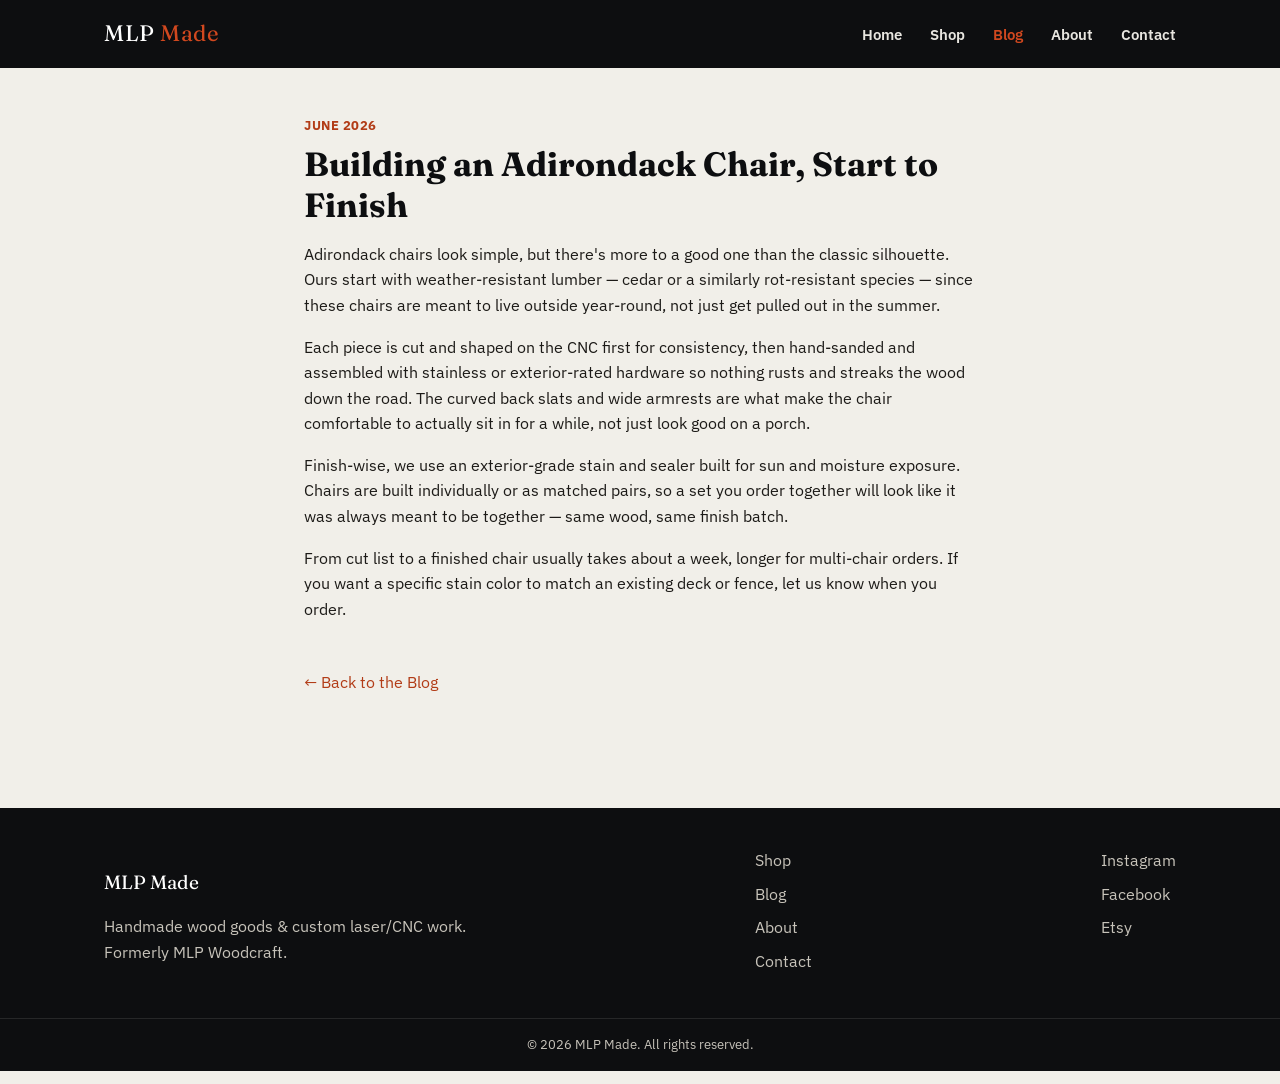
<file: posts/building-adirondack-chair.html>
<!DOCTYPE html>
<html lang="en">
<head>
  <meta charset="UTF-8">
  <meta name="viewport" content="width=device-width, initial-scale=1.0">
  <title>Building an Adirondack Chair, Start to Finish — MLP Made</title>
  <link rel="preconnect" href="https://fonts.googleapis.com">
  <link href="https://fonts.googleapis.com/css2?family=Fraunces:opsz,wght@9..144,600;9..144,700&family=IBM+Plex+Sans:wght@400;500;600;700&display=swap" rel="stylesheet">
  <link rel="stylesheet" href="../css/style.css">
</head>
<body>

  <header class="site-header">
    <div class="container header-inner">
      <a href="../index.html" class="logo">MLP <span>Made</span></a>
      <nav class="site-nav" id="site-nav">
        <a href="../index.html">Home</a>
        <a href="../shop.html">Shop</a>
        <a href="../blog.html" class="active">Blog</a>
        <a href="../about.html">About</a>
        <a href="../contact.html">Contact</a>
      </nav>
      <button class="nav-toggle" id="nav-toggle" aria-label="Toggle menu" aria-expanded="false">
        <span></span><span></span><span></span>
      </button>
    </div>
  </header>

  <article class="post-article">
    <span class="post-date">June 2026</span>
    <h1>Building an Adirondack Chair, Start to Finish</h1>
    <p>Adirondack chairs look simple, but there's more to a good one than the classic silhouette. Ours start with weather-resistant lumber — cedar or a similarly rot-resistant species — since these chairs are meant to live outside year-round, not just get pulled out in the summer.</p>
    <p>Each piece is cut and shaped on the CNC first for consistency, then hand-sanded and assembled with stainless or exterior-rated hardware so nothing rusts and streaks the wood down the road. The curved back slats and wide armrests are what make the chair comfortable to actually sit in for a while, not just look good on a porch.</p>
    <p>Finish-wise, we use an exterior-grade stain and sealer built for sun and moisture exposure. Chairs are built individually or as matched pairs, so a set you order together will look like it was always meant to be together — same wood, same finish batch.</p>
    <p>From cut list to a finished chair usually takes about a week, longer for multi-chair orders. If you want a specific stain color to match an existing deck or fence, let us know when you order.</p>
    <a href="../blog.html" class="back-link">← Back to the Blog</a>
  </article>

  <footer class="site-footer">
    <div class="container footer-inner">
      <div>
        <p class="footer-brand">MLP Made</p>
        <p>Handmade wood goods &amp; custom laser/CNC work.<br>Formerly MLP Woodcraft.</p>
      </div>
      <div class="footer-links">
        <a href="../shop.html">Shop</a>
        <a href="../blog.html">Blog</a>
        <a href="../about.html">About</a>
        <a href="../contact.html">Contact</a>
      </div>
      <div class="footer-social">
        <a href="#">Instagram</a>
        <a href="#">Facebook</a>
        <a href="#">Etsy</a>
      </div>
    </div>
    <p class="footer-copy">&copy; 2026 MLP Made. All rights reserved.</p>
  </footer>

  <script src="../js/main.js"></script>
</body>
</html>
</file>
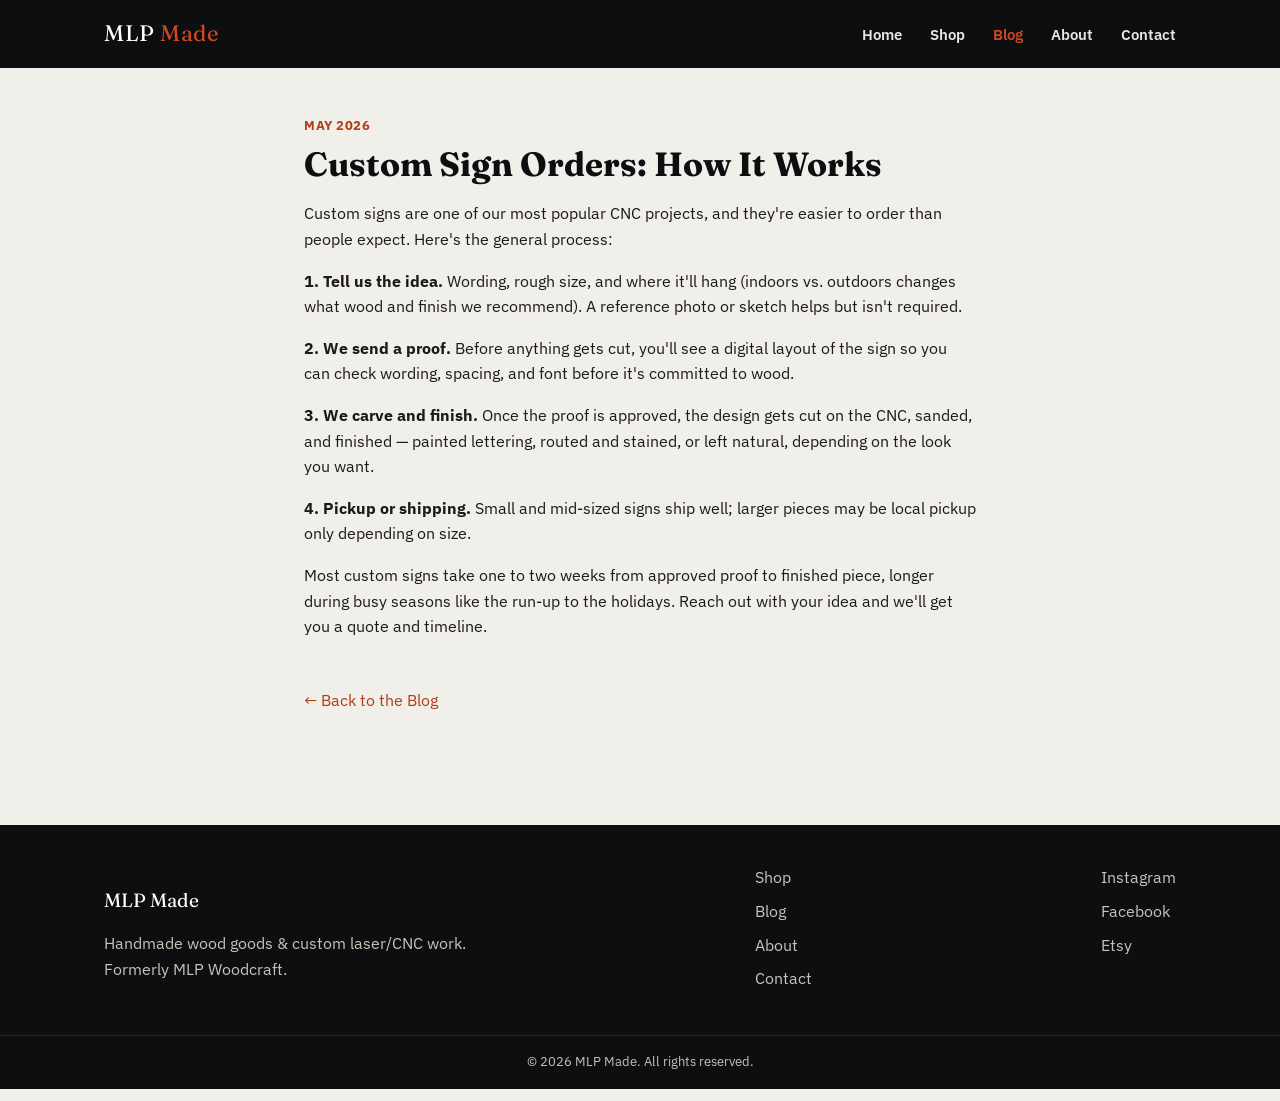
<file: posts/custom-sign-orders.html>
<!DOCTYPE html>
<html lang="en">
<head>
  <meta charset="UTF-8">
  <meta name="viewport" content="width=device-width, initial-scale=1.0">
  <title>Custom Sign Orders: How It Works — MLP Made</title>
  <link rel="preconnect" href="https://fonts.googleapis.com">
  <link href="https://fonts.googleapis.com/css2?family=Fraunces:opsz,wght@9..144,600;9..144,700&family=IBM+Plex+Sans:wght@400;500;600;700&display=swap" rel="stylesheet">
  <link rel="stylesheet" href="../css/style.css">
</head>
<body>

  <header class="site-header">
    <div class="container header-inner">
      <a href="../index.html" class="logo">MLP <span>Made</span></a>
      <nav class="site-nav" id="site-nav">
        <a href="../index.html">Home</a>
        <a href="../shop.html">Shop</a>
        <a href="../blog.html" class="active">Blog</a>
        <a href="../about.html">About</a>
        <a href="../contact.html">Contact</a>
      </nav>
      <button class="nav-toggle" id="nav-toggle" aria-label="Toggle menu" aria-expanded="false">
        <span></span><span></span><span></span>
      </button>
    </div>
  </header>

  <article class="post-article">
    <span class="post-date">May 2026</span>
    <h1>Custom Sign Orders: How It Works</h1>
    <p>Custom signs are one of our most popular CNC projects, and they're easier to order than people expect. Here's the general process:</p>
    <p><strong>1. Tell us the idea.</strong> Wording, rough size, and where it'll hang (indoors vs. outdoors changes what wood and finish we recommend). A reference photo or sketch helps but isn't required.</p>
    <p><strong>2. We send a proof.</strong> Before anything gets cut, you'll see a digital layout of the sign so you can check wording, spacing, and font before it's committed to wood.</p>
    <p><strong>3. We carve and finish.</strong> Once the proof is approved, the design gets cut on the CNC, sanded, and finished — painted lettering, routed and stained, or left natural, depending on the look you want.</p>
    <p><strong>4. Pickup or shipping.</strong> Small and mid-sized signs ship well; larger pieces may be local pickup only depending on size.</p>
    <p>Most custom signs take one to two weeks from approved proof to finished piece, longer during busy seasons like the run-up to the holidays. Reach out with your idea and we'll get you a quote and timeline.</p>
    <a href="../blog.html" class="back-link">← Back to the Blog</a>
  </article>

  <footer class="site-footer">
    <div class="container footer-inner">
      <div>
        <p class="footer-brand">MLP Made</p>
        <p>Handmade wood goods &amp; custom laser/CNC work.<br>Formerly MLP Woodcraft.</p>
      </div>
      <div class="footer-links">
        <a href="../shop.html">Shop</a>
        <a href="../blog.html">Blog</a>
        <a href="../about.html">About</a>
        <a href="../contact.html">Contact</a>
      </div>
      <div class="footer-social">
        <a href="#">Instagram</a>
        <a href="#">Facebook</a>
        <a href="#">Etsy</a>
      </div>
    </div>
    <p class="footer-copy">&copy; 2026 MLP Made. All rights reserved.</p>
  </footer>

  <script src="../js/main.js"></script>
</body>
</html>
</file>
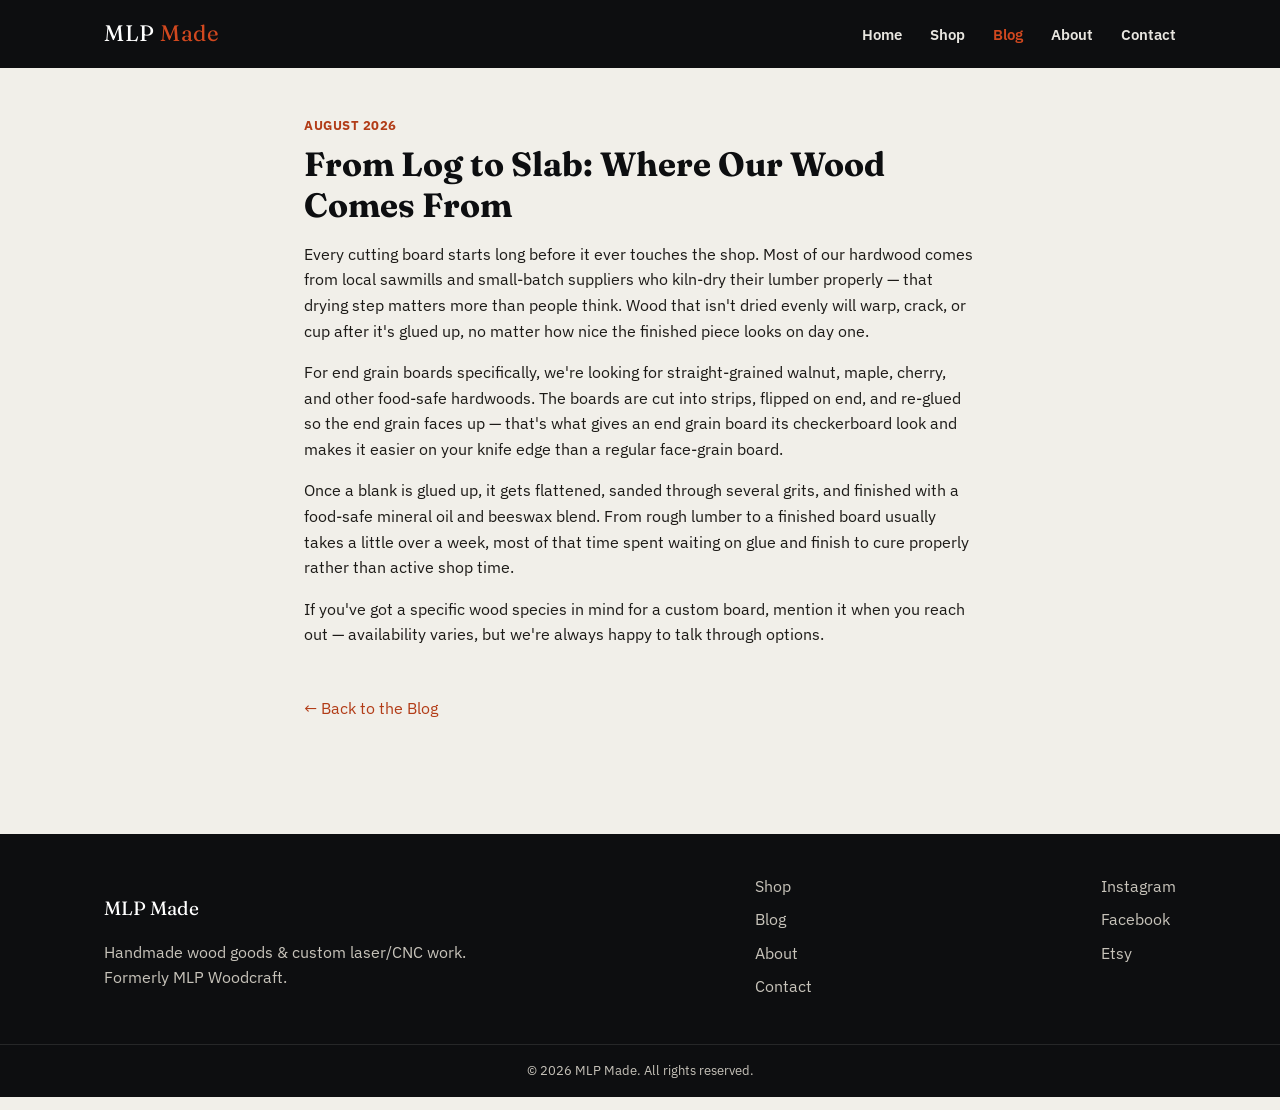
<file: posts/from-log-to-slab.html>
<!DOCTYPE html>
<html lang="en">
<head>
  <meta charset="UTF-8">
  <meta name="viewport" content="width=device-width, initial-scale=1.0">
  <title>From Log to Slab: Where Our Wood Comes From — MLP Made</title>
  <link rel="preconnect" href="https://fonts.googleapis.com">
  <link href="https://fonts.googleapis.com/css2?family=Fraunces:opsz,wght@9..144,600;9..144,700&family=IBM+Plex+Sans:wght@400;500;600;700&display=swap" rel="stylesheet">
  <link rel="stylesheet" href="../css/style.css">
</head>
<body>

  <header class="site-header">
    <div class="container header-inner">
      <a href="../index.html" class="logo">MLP <span>Made</span></a>
      <nav class="site-nav" id="site-nav">
        <a href="../index.html">Home</a>
        <a href="../shop.html">Shop</a>
        <a href="../blog.html" class="active">Blog</a>
        <a href="../about.html">About</a>
        <a href="../contact.html">Contact</a>
      </nav>
      <button class="nav-toggle" id="nav-toggle" aria-label="Toggle menu" aria-expanded="false">
        <span></span><span></span><span></span>
      </button>
    </div>
  </header>

  <article class="post-article">
    <span class="post-date">August 2026</span>
    <h1>From Log to Slab: Where Our Wood Comes From</h1>
    <p>Every cutting board starts long before it ever touches the shop. Most of our hardwood comes from local sawmills and small-batch suppliers who kiln-dry their lumber properly — that drying step matters more than people think. Wood that isn't dried evenly will warp, crack, or cup after it's glued up, no matter how nice the finished piece looks on day one.</p>
    <p>For end grain boards specifically, we're looking for straight-grained walnut, maple, cherry, and other food-safe hardwoods. The boards are cut into strips, flipped on end, and re-glued so the end grain faces up — that's what gives an end grain board its checkerboard look and makes it easier on your knife edge than a regular face-grain board.</p>
    <p>Once a blank is glued up, it gets flattened, sanded through several grits, and finished with a food-safe mineral oil and beeswax blend. From rough lumber to a finished board usually takes a little over a week, most of that time spent waiting on glue and finish to cure properly rather than active shop time.</p>
    <p>If you've got a specific wood species in mind for a custom board, mention it when you reach out — availability varies, but we're always happy to talk through options.</p>
    <a href="../blog.html" class="back-link">← Back to the Blog</a>
  </article>

  <footer class="site-footer">
    <div class="container footer-inner">
      <div>
        <p class="footer-brand">MLP Made</p>
        <p>Handmade wood goods &amp; custom laser/CNC work.<br>Formerly MLP Woodcraft.</p>
      </div>
      <div class="footer-links">
        <a href="../shop.html">Shop</a>
        <a href="../blog.html">Blog</a>
        <a href="../about.html">About</a>
        <a href="../contact.html">Contact</a>
      </div>
      <div class="footer-social">
        <a href="#">Instagram</a>
        <a href="#">Facebook</a>
        <a href="#">Etsy</a>
      </div>
    </div>
    <p class="footer-copy">&copy; 2026 MLP Made. All rights reserved.</p>
  </footer>

  <script src="../js/main.js"></script>
</body>
</html>
</file>
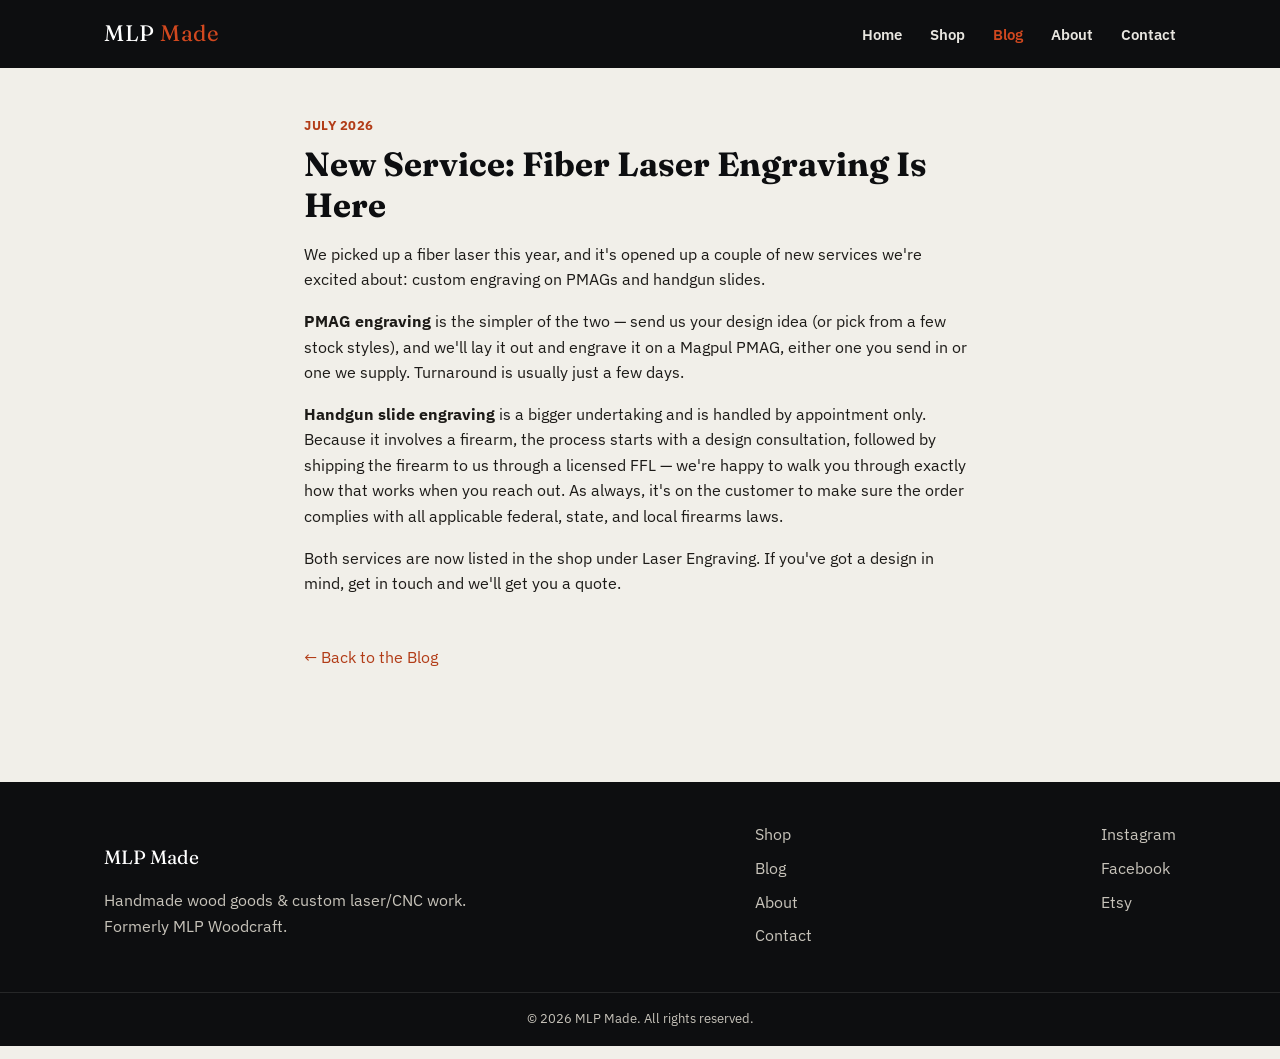
<file: posts/laser-engraving-launch.html>
<!DOCTYPE html>
<html lang="en">
<head>
  <meta charset="UTF-8">
  <meta name="viewport" content="width=device-width, initial-scale=1.0">
  <title>New Service: Fiber Laser Engraving Is Here — MLP Made</title>
  <link rel="preconnect" href="https://fonts.googleapis.com">
  <link href="https://fonts.googleapis.com/css2?family=Fraunces:opsz,wght@9..144,600;9..144,700&family=IBM+Plex+Sans:wght@400;500;600;700&display=swap" rel="stylesheet">
  <link rel="stylesheet" href="../css/style.css">
</head>
<body>

  <header class="site-header">
    <div class="container header-inner">
      <a href="../index.html" class="logo">MLP <span>Made</span></a>
      <nav class="site-nav" id="site-nav">
        <a href="../index.html">Home</a>
        <a href="../shop.html">Shop</a>
        <a href="../blog.html" class="active">Blog</a>
        <a href="../about.html">About</a>
        <a href="../contact.html">Contact</a>
      </nav>
      <button class="nav-toggle" id="nav-toggle" aria-label="Toggle menu" aria-expanded="false">
        <span></span><span></span><span></span>
      </button>
    </div>
  </header>

  <article class="post-article">
    <span class="post-date">July 2026</span>
    <h1>New Service: Fiber Laser Engraving Is Here</h1>
    <p>We picked up a fiber laser this year, and it's opened up a couple of new services we're excited about: custom engraving on PMAGs and handgun slides.</p>
    <p><strong>PMAG engraving</strong> is the simpler of the two — send us your design idea (or pick from a few stock styles), and we'll lay it out and engrave it on a Magpul PMAG, either one you send in or one we supply. Turnaround is usually just a few days.</p>
    <p><strong>Handgun slide engraving</strong> is a bigger undertaking and is handled by appointment only. Because it involves a firearm, the process starts with a design consultation, followed by shipping the firearm to us through a licensed FFL — we're happy to walk you through exactly how that works when you reach out. As always, it's on the customer to make sure the order complies with all applicable federal, state, and local firearms laws.</p>
    <p>Both services are now listed in the shop under Laser Engraving. If you've got a design in mind, get in touch and we'll get you a quote.</p>
    <a href="../blog.html" class="back-link">← Back to the Blog</a>
  </article>

  <footer class="site-footer">
    <div class="container footer-inner">
      <div>
        <p class="footer-brand">MLP Made</p>
        <p>Handmade wood goods &amp; custom laser/CNC work.<br>Formerly MLP Woodcraft.</p>
      </div>
      <div class="footer-links">
        <a href="../shop.html">Shop</a>
        <a href="../blog.html">Blog</a>
        <a href="../about.html">About</a>
        <a href="../contact.html">Contact</a>
      </div>
      <div class="footer-social">
        <a href="#">Instagram</a>
        <a href="#">Facebook</a>
        <a href="#">Etsy</a>
      </div>
    </div>
    <p class="footer-copy">&copy; 2026 MLP Made. All rights reserved.</p>
  </footer>

  <script src="../js/main.js"></script>
</body>
</html>
</file>
<file: css/style.css>
/* =========================================================
   MLP Made — shared stylesheet
   Edit the variables below to change colors/fonts site-wide.
   ========================================================= */

:root {
  --color-bg: #f1efe9;
  --color-bg-alt: #e7e2d6;
  --color-card: #fffcf8;
  --color-text: #1c1a17;
  --color-text-soft: #5b564c;
  --color-walnut: #17181a;
  --color-walnut-dark: #0d0e10;
  --color-accent: #d1481f;
  --color-accent-dark: #b23c17;
  --color-border: #ddd6c5;
  --font-heading: 'Fraunces', Georgia, serif;
  --font-body: 'IBM Plex Sans', -apple-system, BlinkMacSystemFont, 'Segoe UI', sans-serif;
  --radius: 10px;
  --max-width: 1120px;
}

* { box-sizing: border-box; }

html { scroll-behavior: smooth; }

body {
  margin: 0;
  background: var(--color-bg);
  color: var(--color-text);
  font-family: var(--font-body);
  line-height: 1.6;
}

img { max-width: 100%; display: block; }

a { color: var(--color-accent-dark); text-decoration: none; }
a:hover { text-decoration: underline; }

h1, h2, h3, h4 {
  font-family: var(--font-heading);
  color: var(--color-walnut-dark);
  line-height: 1.2;
  margin: 0 0 .5em;
}

.container {
  max-width: var(--max-width);
  margin: 0 auto;
  padding: 0 1.5rem;
}

section { padding: 3.5rem 0; }

.section-heading { text-align: center; max-width: 640px; margin: 0 auto 2.5rem; }
.section-heading p { color: var(--color-text-soft); }

.btn {
  display: inline-block;
  padding: .75rem 1.6rem;
  border-radius: var(--radius);
  font-weight: 700;
  cursor: pointer;
  border: 2px solid transparent;
  text-decoration: none !important;
}
.btn-primary { background: var(--color-accent); color: #fff; }
.btn-primary:hover { background: var(--color-accent-dark); }
.btn-secondary { background: transparent; border-color: var(--color-walnut); color: var(--color-walnut-dark); }
.btn-secondary:hover { background: var(--color-walnut); color: #fff; }
.btn-block { width: 100%; text-align: center; }

/* ===== Header / Nav ===== */
.site-header {
  background: var(--color-walnut-dark);
  position: sticky;
  top: 0;
  z-index: 50;
}
.header-inner {
  display: flex;
  align-items: center;
  justify-content: space-between;
  padding: 1rem 1.5rem;
}
.logo {
  font-family: var(--font-heading);
  font-size: 1.4rem;
  color: #fff;
  letter-spacing: .5px;
}
.logo span { color: var(--color-accent); }
.logo:hover { text-decoration: none; opacity: .9; }

.site-nav { display: flex; gap: 1.75rem; }
.site-nav a {
  color: #e8e6e0;
  font-weight: 600;
  font-size: .95rem;
}
.site-nav a:hover, .site-nav a.active { color: var(--color-accent); text-decoration: none; }

.nav-toggle {
  display: none;
  flex-direction: column;
  justify-content: center;
  gap: 5px;
  width: 32px;
  height: 32px;
  background: none;
  border: none;
  cursor: pointer;
}
.nav-toggle span { width: 100%; height: 2px; background: #fff; }

@media (max-width: 760px) {
  .nav-toggle { display: flex; }
  .site-nav {
    position: absolute;
    top: 100%;
    left: 0;
    right: 0;
    background: var(--color-walnut-dark);
    flex-direction: column;
    gap: 0;
    max-height: 0;
    overflow: hidden;
    transition: max-height .25s ease;
  }
  .site-nav.open { max-height: 320px; }
  .site-nav a { padding: 1rem 1.5rem; border-top: 1px solid rgba(255,255,255,.1); }
}

/* ===== Hero ===== */
.hero {
  background: linear-gradient(135deg, var(--color-walnut) 0%, var(--color-walnut-dark) 100%);
  color: #efece4;
  text-align: center;
  padding: 5rem 1.5rem;
}
.hero h1 { color: #fff; font-size: 2.6rem; max-width: 780px; margin: 0 auto .75rem; }
.hero p { max-width: 560px; margin: 0 auto 2rem; color: #c7c3ba; font-size: 1.1rem; }
.hero .btn-row { display: flex; gap: 1rem; justify-content: center; flex-wrap: wrap; }

.page-hero {
  background: var(--color-walnut-dark);
  color: #fff;
  text-align: center;
  padding: 3.5rem 1.5rem;
}
.page-hero h1 { color: #fff; }
.page-hero p { color: #c7c3ba; max-width: 600px; margin: .5rem auto 0; }

/* ===== Category / feature cards ===== */
.grid-3 { display: grid; grid-template-columns: repeat(3, 1fr); gap: 1.75rem; }
.grid-2 { display: grid; grid-template-columns: repeat(2, 1fr); gap: 1.75rem; }
@media (max-width: 860px) {
  .grid-3 { grid-template-columns: 1fr 1fr; }
}
@media (max-width: 600px) {
  .grid-3, .grid-2 { grid-template-columns: 1fr; }
}

.feature-card {
  background: var(--color-card);
  border: 1px solid var(--color-border);
  border-radius: var(--radius);
  padding: 1.75rem;
  text-align: center;
}
.feature-card .icon { font-size: 2rem; margin-bottom: .5rem; }
.feature-card p { color: var(--color-text-soft); }

/* ===== Product thumbnails (placeholders — swap for real photos) ===== */
.thumb {
  aspect-ratio: 4 / 3;
  border-radius: var(--radius) var(--radius) 0 0;
  display: flex;
  align-items: center;
  justify-content: center;
  flex-direction: column;
  gap: .35rem;
  color: #fff;
  background: repeating-linear-gradient(120deg, var(--color-walnut), var(--color-walnut) 12px, #2a2b2d 12px, #2a2b2d 24px);
}
.thumb .icon { font-size: 2.2rem; }
.thumb .thumb-label { font-size: .75rem; letter-spacing: .5px; text-transform: uppercase; opacity: .85; }

/* ===== Product cards ===== */
.product-grid { display: grid; grid-template-columns: repeat(3, 1fr); gap: 1.75rem; }
@media (max-width: 860px) { .product-grid { grid-template-columns: 1fr 1fr; } }
@media (max-width: 600px) { .product-grid { grid-template-columns: 1fr; } }

.product-card {
  background: var(--color-card);
  border: 1px solid var(--color-border);
  border-radius: var(--radius);
  overflow: hidden;
  display: flex;
  flex-direction: column;
}
.product-body { padding: 1.25rem; display: flex; flex-direction: column; flex: 1; }
.product-body h3 { font-size: 1.15rem; margin-bottom: .25rem; }
.product-price { color: var(--color-accent-dark); font-weight: 700; margin-bottom: .5rem; }
.product-body p.desc { color: var(--color-text-soft); font-size: .92rem; flex: 1; }

.category-block { margin-bottom: 3.5rem; }
.category-block h2 { border-bottom: 2px solid var(--color-border); padding-bottom: .5rem; margin-bottom: 1.5rem; }

.callout {
  background: var(--color-bg-alt);
  border-left: 4px solid var(--color-accent);
  padding: 1rem 1.25rem;
  border-radius: 0 var(--radius) var(--radius) 0;
  font-size: .92rem;
  color: var(--color-text-soft);
  margin-top: 3rem;
}

/* ===== Blog / posts ===== */
.post-grid { display: grid; grid-template-columns: repeat(2, 1fr); gap: 1.75rem; }
@media (max-width: 700px) { .post-grid { grid-template-columns: 1fr; } }

.post-card {
  background: var(--color-card);
  border: 1px solid var(--color-border);
  border-radius: var(--radius);
  overflow: hidden;
  display: flex;
  flex-direction: column;
}
.post-body { padding: 1.5rem; display: flex; flex-direction: column; flex: 1; }
.post-date { font-size: .8rem; text-transform: uppercase; letter-spacing: .5px; color: var(--color-accent-dark); font-weight: 700; margin-bottom: .35rem; }
.post-body p.excerpt { color: var(--color-text-soft); flex: 1; }

.post-article { max-width: 720px; margin: 0 auto; padding: 3rem 1.5rem; }
.post-article .post-date { display: block; margin-bottom: .5rem; }
.post-article h1 { font-size: 2.1rem; }
.post-article p { margin: 1rem 0; }
.post-article .back-link { display: inline-block; margin-top: 2rem; }

/* ===== About ===== */
.about-photo {
  aspect-ratio: 1;
  border-radius: var(--radius);
  background: repeating-linear-gradient(60deg, var(--color-walnut), var(--color-walnut) 14px, #2a2b2d 14px, #2a2b2d 28px);
  display: flex;
  align-items: center;
  justify-content: center;
  color: #e8e6e0;
  font-family: var(--font-heading);
  text-align: center;
  padding: 1.5rem;
}
.about-grid { display: grid; grid-template-columns: 1fr 1fr; gap: 2.5rem; align-items: center; }
@media (max-width: 760px) { .about-grid { grid-template-columns: 1fr; } }

/* ===== Contact / forms ===== */
.contact-grid { display: grid; grid-template-columns: 1.1fr .9fr; gap: 2.5rem; }
@media (max-width: 800px) { .contact-grid { grid-template-columns: 1fr; } }

form { display: flex; flex-direction: column; gap: 1rem; }
label { font-weight: 700; font-size: .9rem; margin-bottom: .3rem; display: block; }
input, select, textarea {
  width: 100%;
  padding: .7rem .85rem;
  border: 1px solid var(--color-border);
  border-radius: var(--radius);
  font-family: inherit;
  font-size: 1rem;
  background: #fff;
  color: var(--color-text);
}
textarea { min-height: 140px; resize: vertical; }

.form-note { font-size: .85rem; color: var(--color-text-soft); }
#form-success {
  display: none;
  background: #e9f3e6;
  border: 1px solid #b8d9ae;
  color: #34532b;
  padding: 1rem 1.25rem;
  border-radius: var(--radius);
  margin-top: 1rem;
}
#form-success.show { display: block; }

.contact-details .icon-row { display: flex; gap: .75rem; margin-bottom: 1.1rem; align-items: flex-start; }

/* ===== Footer ===== */
.site-footer { background: var(--color-walnut-dark); color: #c7c3ba; margin-top: 4rem; }
.footer-inner {
  display: flex;
  flex-wrap: wrap;
  gap: 2rem;
  justify-content: space-between;
  padding: 2.5rem 1.5rem 1.5rem;
}
.footer-brand { color: #fff; font-family: var(--font-heading); font-size: 1.2rem; margin-bottom: .25rem; }
.footer-links, .footer-social { display: flex; flex-direction: column; gap: .5rem; }
.footer-links a, .footer-social a { color: #c7c3ba; }
.footer-links a:hover, .footer-social a:hover { color: var(--color-accent); }
.footer-copy { text-align: center; font-size: .8rem; padding: 1rem 1.5rem; border-top: 1px solid rgba(255,255,255,.1); }
</file>
